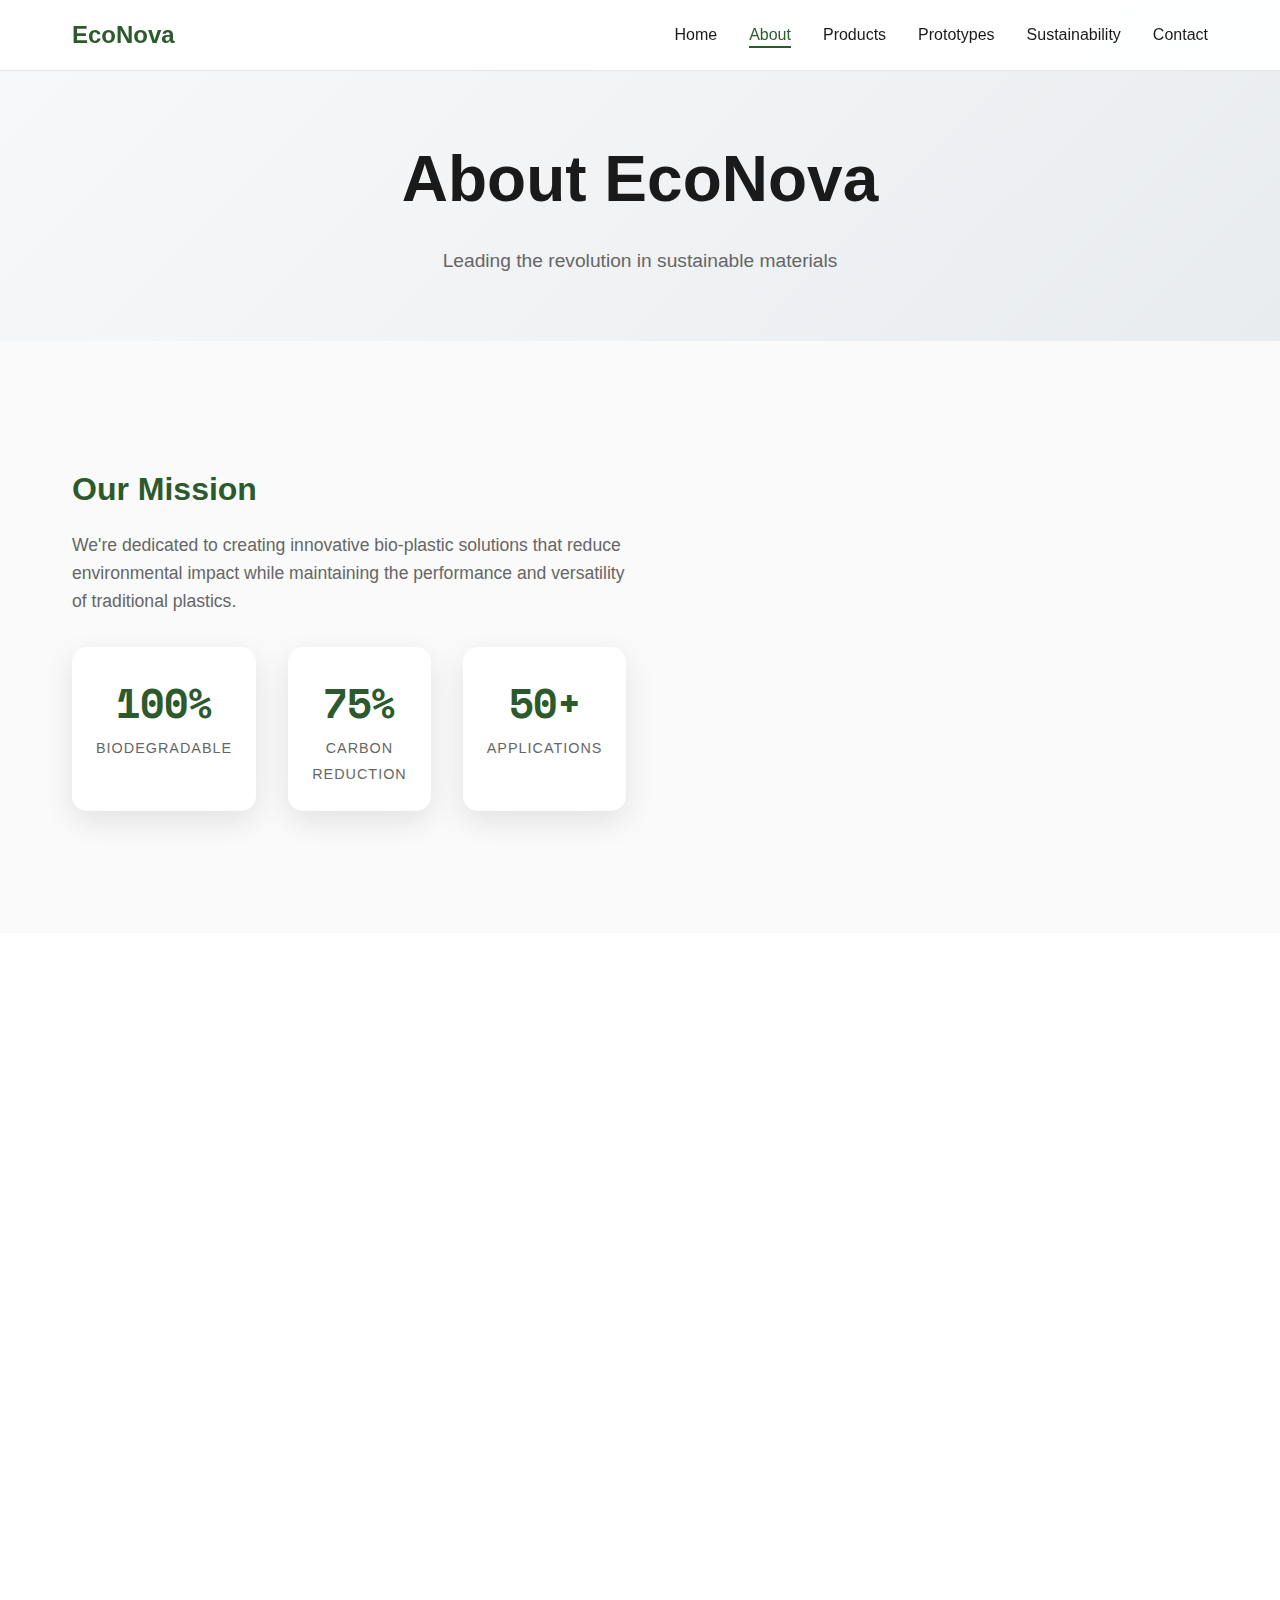
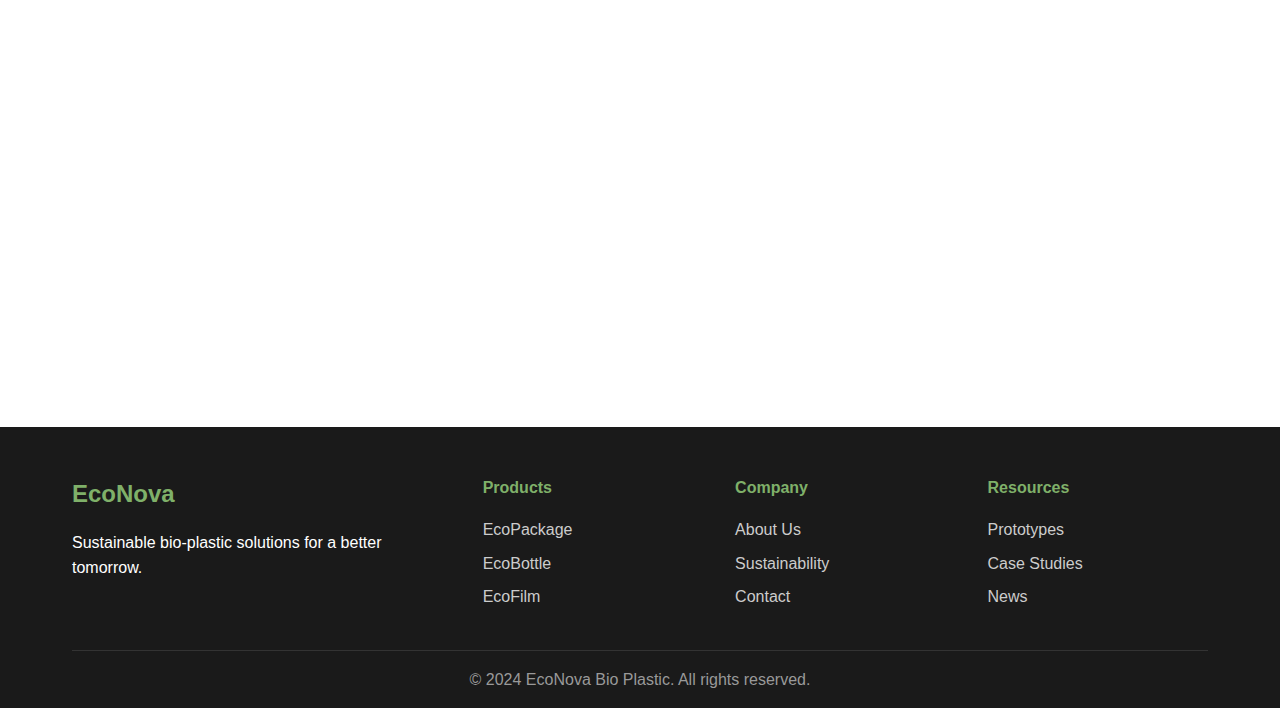
<file: about.html>
<!DOCTYPE html>
<html lang="en">
<head>
    <meta charset="UTF-8">
    <meta name="viewport" content="width=device-width, initial-scale=1.0">
    <title>About - EcoNova Bio Plastic</title>
    <link rel="stylesheet" href="styles.css">
    <link rel="stylesheet" href="navigation.css">
    <link rel="stylesheet" href="hero.css">
    <link rel="stylesheet" href="about.css">
    <link rel="stylesheet" href="footer.css">
    <link rel="stylesheet" href="responsive.css">
    <link href="https://fonts.googleapis.com/css2?family=Space+Mono:wght@400;700&display=swap" rel="stylesheet">
    <script type="importmap">
    {
        "imports": {
            "three": "https://unpkg.com/three@0.158.0/build/three.module.js",
            "three/addons/": "https://unpkg.com/three@0.158.0/examples/jsm/"
        }
    }
    </script>
</head>
<body>
    <nav class="navbar">
        <div class="nav-container">
            <div class="logo">
                <h2>EcoNova</h2>
            </div>
            <ul class="nav-menu">
                <li><a href="index.html" class="nav-link">Home</a></li>
                <li><a href="about.html" class="nav-link active">About</a></li>
                <li><a href="products.html" class="nav-link">Products</a></li>
                <li><a href="prototypes.html" class="nav-link">Prototypes</a></li>
                <li><a href="sustainability.html" class="nav-link">Sustainability</a></li>
                <li><a href="contact.html" class="nav-link">Contact</a></li>
            </ul>
            <div class="hamburger">
                <span></span>
                <span></span>
                <span></span>
            </div>
        </div>
    </nav>

    <section class="page-hero">
        <div class="container">
            <h1>About EcoNova</h1>
            <p>Leading the revolution in sustainable materials</p>
        </div>
    </section>

    <section class="about">
        <div class="container">
            <div class="about-grid">
                <div class="about-text">
                    <h3>Our Mission</h3>
                    <p>We're dedicated to creating innovative bio-plastic solutions that reduce environmental impact while maintaining the performance and versatility of traditional plastics.</p>
                    <div class="stats">
                        <div class="stat">
                            <span class="stat-number">100%</span>
                            <span class="stat-label">Biodegradable</span>
                        </div>
                        <div class="stat">
                            <span class="stat-number">75%</span>
                            <span class="stat-label">Carbon Reduction</span>
                        </div>
                        <div class="stat">
                            <span class="stat-number">50+</span>
                            <span class="stat-label">Applications</span>
                        </div>
                    </div>
                </div>
                <div class="about-visual">
                    <canvas id="about-canvas"></canvas>
                </div>
            </div>
        </div>
    </section>

    <section class="company-story">
        <div class="container">
            <div class="story-content">
                <h2>Our Story</h2>
                <p>Founded in 2020, EcoNova emerged from a simple yet powerful vision: to create plastic alternatives that work in harmony with nature. Our team of scientists and engineers have dedicated themselves to developing bio-based materials that perform like traditional plastics but decompose safely in natural environments.</p>
                
                <div class="timeline">
                    <div class="timeline-item">
                        <div class="timeline-year">2020</div>
                        <div class="timeline-content">
                            <h4>Company Founded</h4>
                            <p>EcoNova was established with initial research into algae-based polymers</p>
                        </div>
                    </div>
                    <div class="timeline-item">
                        <div class="timeline-year">2021</div>
                        <div class="timeline-content">
                            <h4>First Patent</h4>
                            <p>Secured our first patent for biodegradable packaging materials</p>
                        </div>
                    </div>
                    <div class="timeline-item">
                        <div class="timeline-year">2022</div>
                        <div class="timeline-content">
                            <h4>Commercial Launch</h4>
                            <p>Launched EcoPackage for commercial food packaging applications</p>
                        </div>
                    </div>
                    <div class="timeline-item">
                        <div class="timeline-year">2023</div>
                        <div class="timeline-content">
                            <h4>Global Expansion</h4>
                            <p>Expanded operations to serve customers across 15 countries</p>
                        </div>
                    </div>
                </div>
            </div>
        </div>
    </section>

    <footer class="footer">
        <div class="container">
            <div class="footer-content">
                <div class="footer-brand">
                    <h3>EcoNova</h3>
                    <p>Sustainable bio-plastic solutions for a better tomorrow.</p>
                </div>
                <div class="footer-links">
                    <div class="link-group">
                        <h4>Products</h4>
                        <a href="products.html">EcoPackage</a>
                        <a href="products.html">EcoBottle</a>
                        <a href="products.html">EcoFilm</a>
                    </div>
                    <div class="link-group">
                        <h4>Company</h4>
                        <a href="about.html">About Us</a>
                        <a href="sustainability.html">Sustainability</a>
                        <a href="contact.html">Contact</a>
                    </div>
                    <div class="link-group">
                        <h4>Resources</h4>
                        <a href="prototypes.html">Prototypes</a>
                        <a href="#">Case Studies</a>
                        <a href="#">News</a>
                    </div>
                </div>
            </div>
            <div class="footer-bottom">
                <p>&copy; 2024 EcoNova Bio Plastic. All rights reserved.</p>
            </div>
        </div>
    </footer>

    <script src="script.js" type="module"></script>
</body>
</html>
</file>
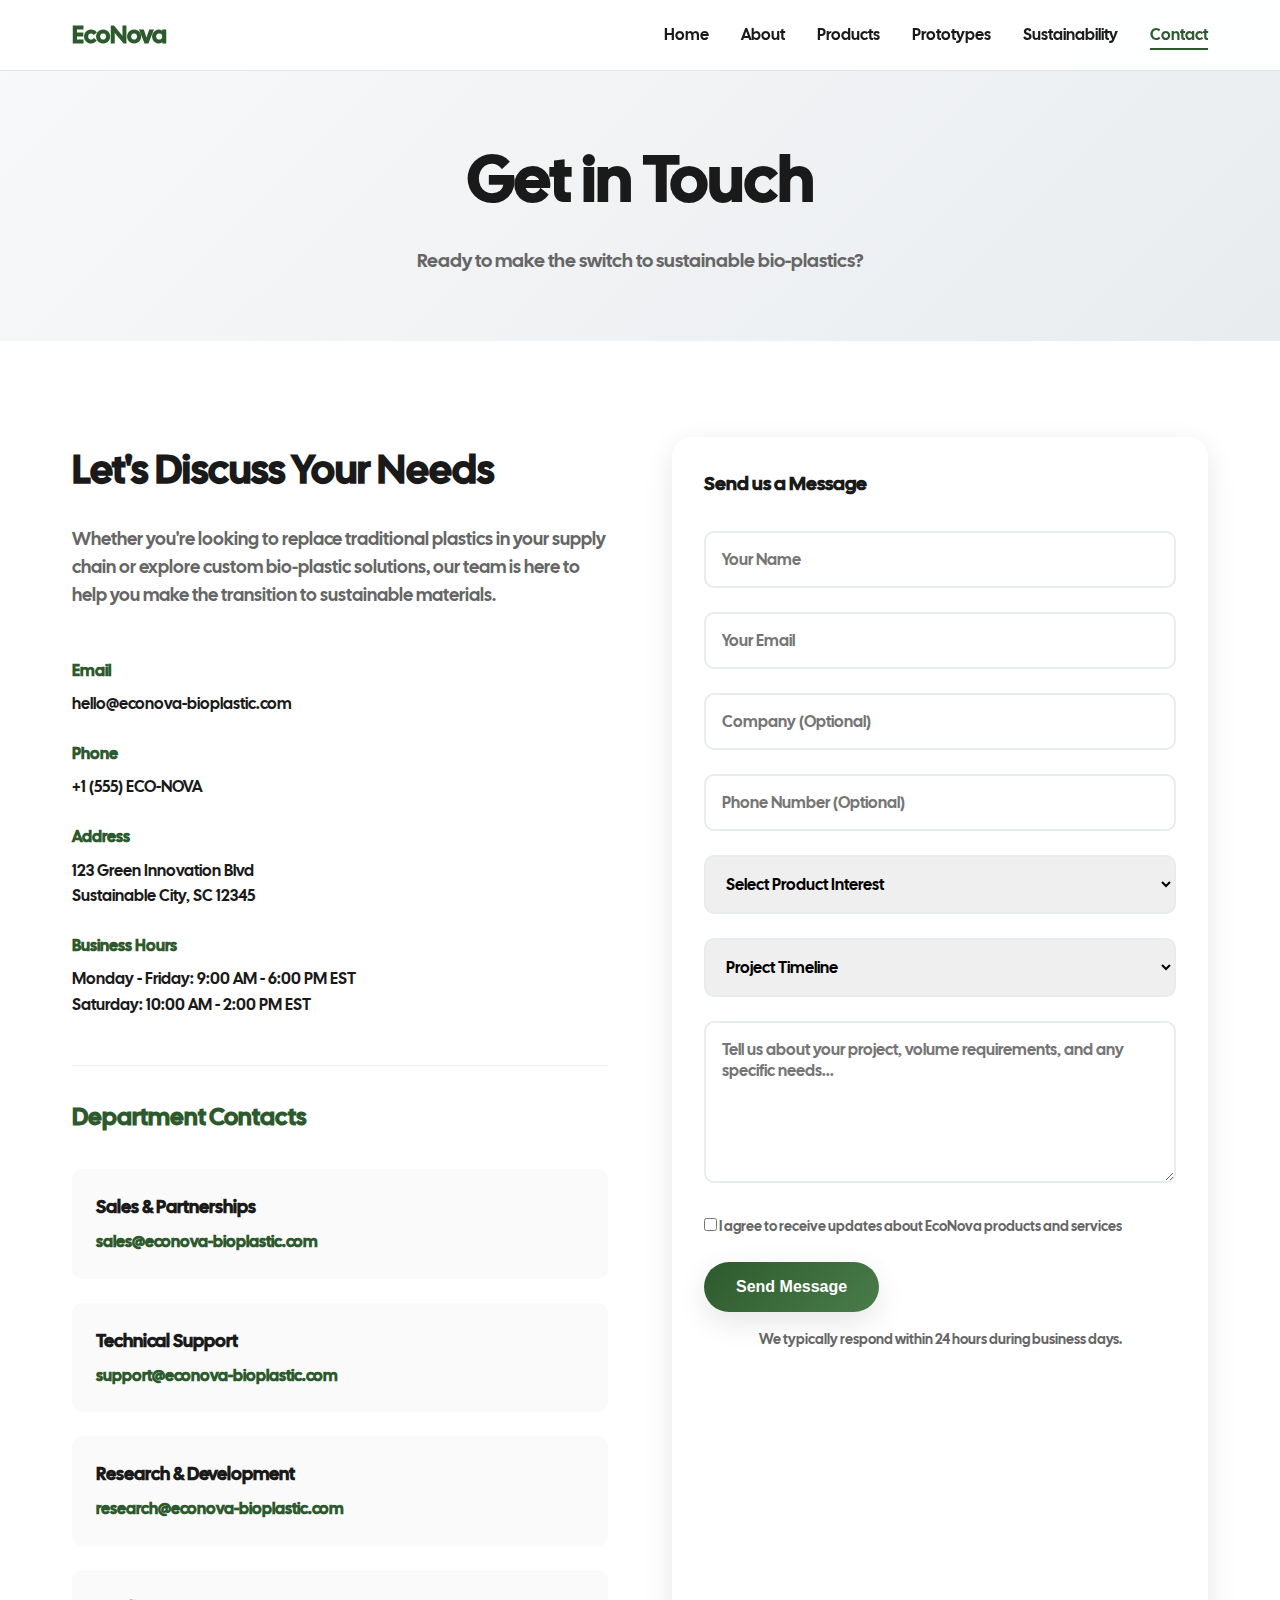
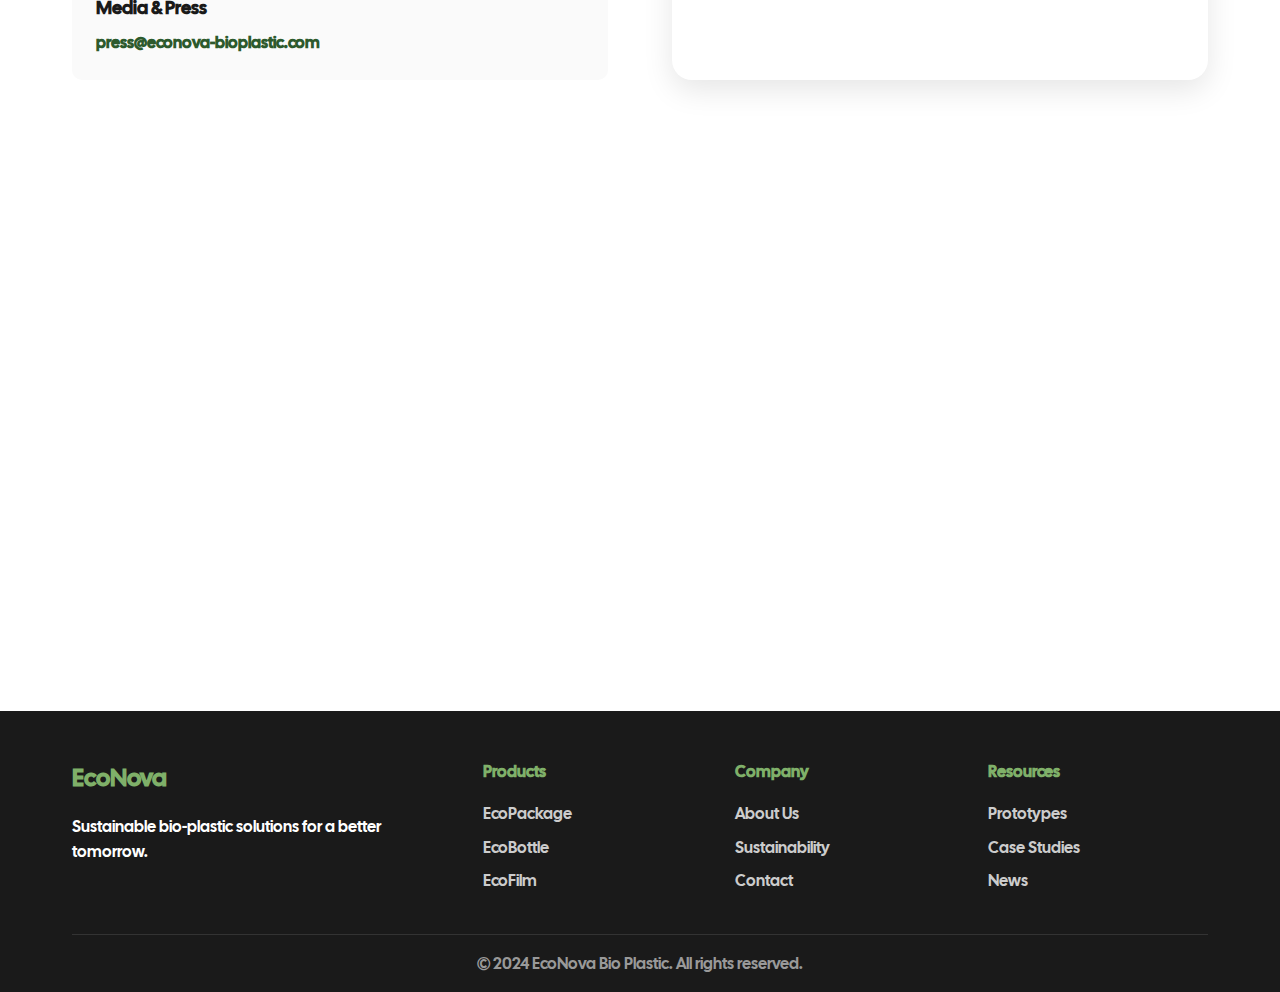
<file: contact.html>
<!DOCTYPE html>
<html lang="en">
<head>
    <meta charset="UTF-8">
    <meta name="viewport" content="width=device-width, initial-scale=1.0">
    <title>Contact - EcoNova Bio Plastic</title>
    <link rel="stylesheet" href="styles.css">
    <link rel="stylesheet" href="navigation.css">
    <link rel="stylesheet" href="hero.css">
    <link rel="stylesheet" href="contact.css">
    <link rel="stylesheet" href="footer.css">
    <link rel="stylesheet" href="responsive.css">
    <link href="https://fonts.googleapis.com/css2?family=Space+Mono:wght@400;700&family=Cal+Sans:wght@400;600&display=swap" rel="stylesheet">
</head>
<body>
    <nav class="navbar">
        <div class="nav-container">
            <div class="logo">
                <h2>EcoNova</h2>
            </div>
            <ul class="nav-menu">
                <li><a href="index.html" class="nav-link">Home</a></li>
                <li><a href="about.html" class="nav-link">About</a></li>
                <li><a href="products.html" class="nav-link">Products</a></li>
                <li><a href="prototypes.html" class="nav-link">Prototypes</a></li>
                <li><a href="sustainability.html" class="nav-link">Sustainability</a></li>
                <li><a href="contact.html" class="nav-link active">Contact</a></li>
            </ul>
            <div class="hamburger">
                <span></span>
                <span></span>
                <span></span>
            </div>
        </div>
    </nav>

    <section class="page-hero">
        <div class="container">
            <h1>Get in Touch</h1>
            <p>Ready to make the switch to sustainable bio-plastics?</p>
        </div>
    </section>

    <section class="contact">
        <div class="container">
            <div class="contact-content">
                <div class="contact-info">
                    <h2>Let's Discuss Your Needs</h2>
                    <p>Whether you're looking to replace traditional plastics in your supply chain or explore custom bio-plastic solutions, our team is here to help you make the transition to sustainable materials.</p>
                    <div class="contact-details">
                        <div class="contact-item">
                            <strong>Email</strong>
                            <span>hello@econova-bioplastic.com</span>
                        </div>
                        <div class="contact-item">
                            <strong>Phone</strong>
                            <span>+1 (555) ECO-NOVA</span>
                        </div>
                        <div class="contact-item">
                            <strong>Address</strong>
                            <span>123 Green Innovation Blvd<br>Sustainable City, SC 12345</span>
                        </div>
                        <div class="contact-item">
                            <strong>Business Hours</strong>
                            <span>Monday - Friday: 9:00 AM - 6:00 PM EST<br>Saturday: 10:00 AM - 2:00 PM EST</span>
                        </div>
                    </div>

                    <div class="contact-departments">
                        <h3>Department Contacts</h3>
                        <div class="dept-list">
                            <div class="dept-item">
                                <h4>Sales & Partnerships</h4>
                                <p>sales@econova-bioplastic.com</p>
                            </div>
                            <div class="dept-item">
                                <h4>Technical Support</h4>
                                <p>support@econova-bioplastic.com</p>
                            </div>
                            <div class="dept-item">
                                <h4>Research & Development</h4>
                                <p>research@econova-bioplastic.com</p>
                            </div>
                            <div class="dept-item">
                                <h4>Media & Press</h4>
                                <p>press@econova-bioplastic.com</p>
                            </div>
                        </div>
                    </div>
                </div>
                <form class="contact-form">
                    <h3>Send us a Message</h3>
                    <div class="form-group">
                        <input type="text" placeholder="Your Name" required>
                    </div>
                    <div class="form-group">
                        <input type="email" placeholder="Your Email" required>
                    </div>
                    <div class="form-group">
                        <input type="text" placeholder="Company (Optional)">
                    </div>
                    <div class="form-group">
                        <input type="tel" placeholder="Phone Number (Optional)">
                    </div>
                    <div class="form-group">
                        <select>
                            <option>Select Product Interest</option>
                            <option>EcoPackage</option>
                            <option>EcoBottle</option>
                            <option>EcoFilm</option>
                            <option>Custom Solution</option>
                            <option>Prototype Partnership</option>
                            <option>General Inquiry</option>
                        </select>
                    </div>
                    <div class="form-group">
                        <select>
                            <option>Project Timeline</option>
                            <option>Immediate (1-3 months)</option>
                            <option>Short-term (3-6 months)</option>
                            <option>Medium-term (6-12 months)</option>
                            <option>Long-term (12+ months)</option>
                            <option>Research phase</option>
                        </select>
                    </div>
                    <div class="form-group">
                        <textarea placeholder="Tell us about your project, volume requirements, and any specific needs..." rows="6" required></textarea>
                    </div>
                    <div class="form-group checkbox-group">
                        <label>
                            <input type="checkbox" required>
                            I agree to receive updates about EcoNova products and services
                        </label>
                    </div>
                    <button type="submit" class="btn-primary">Send Message</button>
                    <p class="form-note">We typically respond within 24 hours during business days.</p>
                </form>
            </div>
        </div>
    </section>

    <section class="contact-map">
        <div class="container">
            <h2>Visit Our Facilities</h2>
            <div class="facilities-grid">
                <div class="facility-card">
                    <h3>Headquarters & R&D Center</h3>
                    <p>123 Green Innovation Blvd<br>Sustainable City, SC 12345</p>
                    <div class="facility-features">
                        <span>Research Labs</span>
                        <span>Pilot Production</span>
                        <span>Testing Facilities</span>
                    </div>
                </div>
                <div class="facility-card">
                    <h3>Production Facility</h3>
                    <p>456 Manufacturing Way<br>Industrial Park, IP 67890</p>
                    <div class="facility-features">
                        <span>Large Scale Production</span>
                        <span>Quality Control</span>
                        <span>Distribution Center</span>
                    </div>
                </div>
            </div>
        </div>
    </section>

    <footer class="footer">
        <div class="container">
            <div class="footer-content">
                <div class="footer-brand">
                    <h3>EcoNova</h3>
                    <p>Sustainable bio-plastic solutions for a better tomorrow.</p>
                </div>
                <div class="footer-links">
                    <div class="link-group">
                        <h4>Products</h4>
                        <a href="products.html">EcoPackage</a>
                        <a href="products.html">EcoBottle</a>
                        <a href="products.html">EcoFilm</a>
                    </div>
                    <div class="link-group">
                        <h4>Company</h4>
                        <a href="about.html">About Us</a>
                        <a href="sustainability.html">Sustainability</a>
                        <a href="contact.html">Contact</a>
                    </div>
                    <div class="link-group">
                        <h4>Resources</h4>
                        <a href="prototypes.html">Prototypes</a>
                        <a href="#">Case Studies</a>
                        <a href="#">News</a>
                    </div>
                </div>
            </div>
            <div class="footer-bottom">
                <p>&copy; 2024 EcoNova Bio Plastic. All rights reserved.</p>
            </div>
        </div>
    </footer>

    <script src="script.js" type="module"></script>
</body>
</html>
</file>
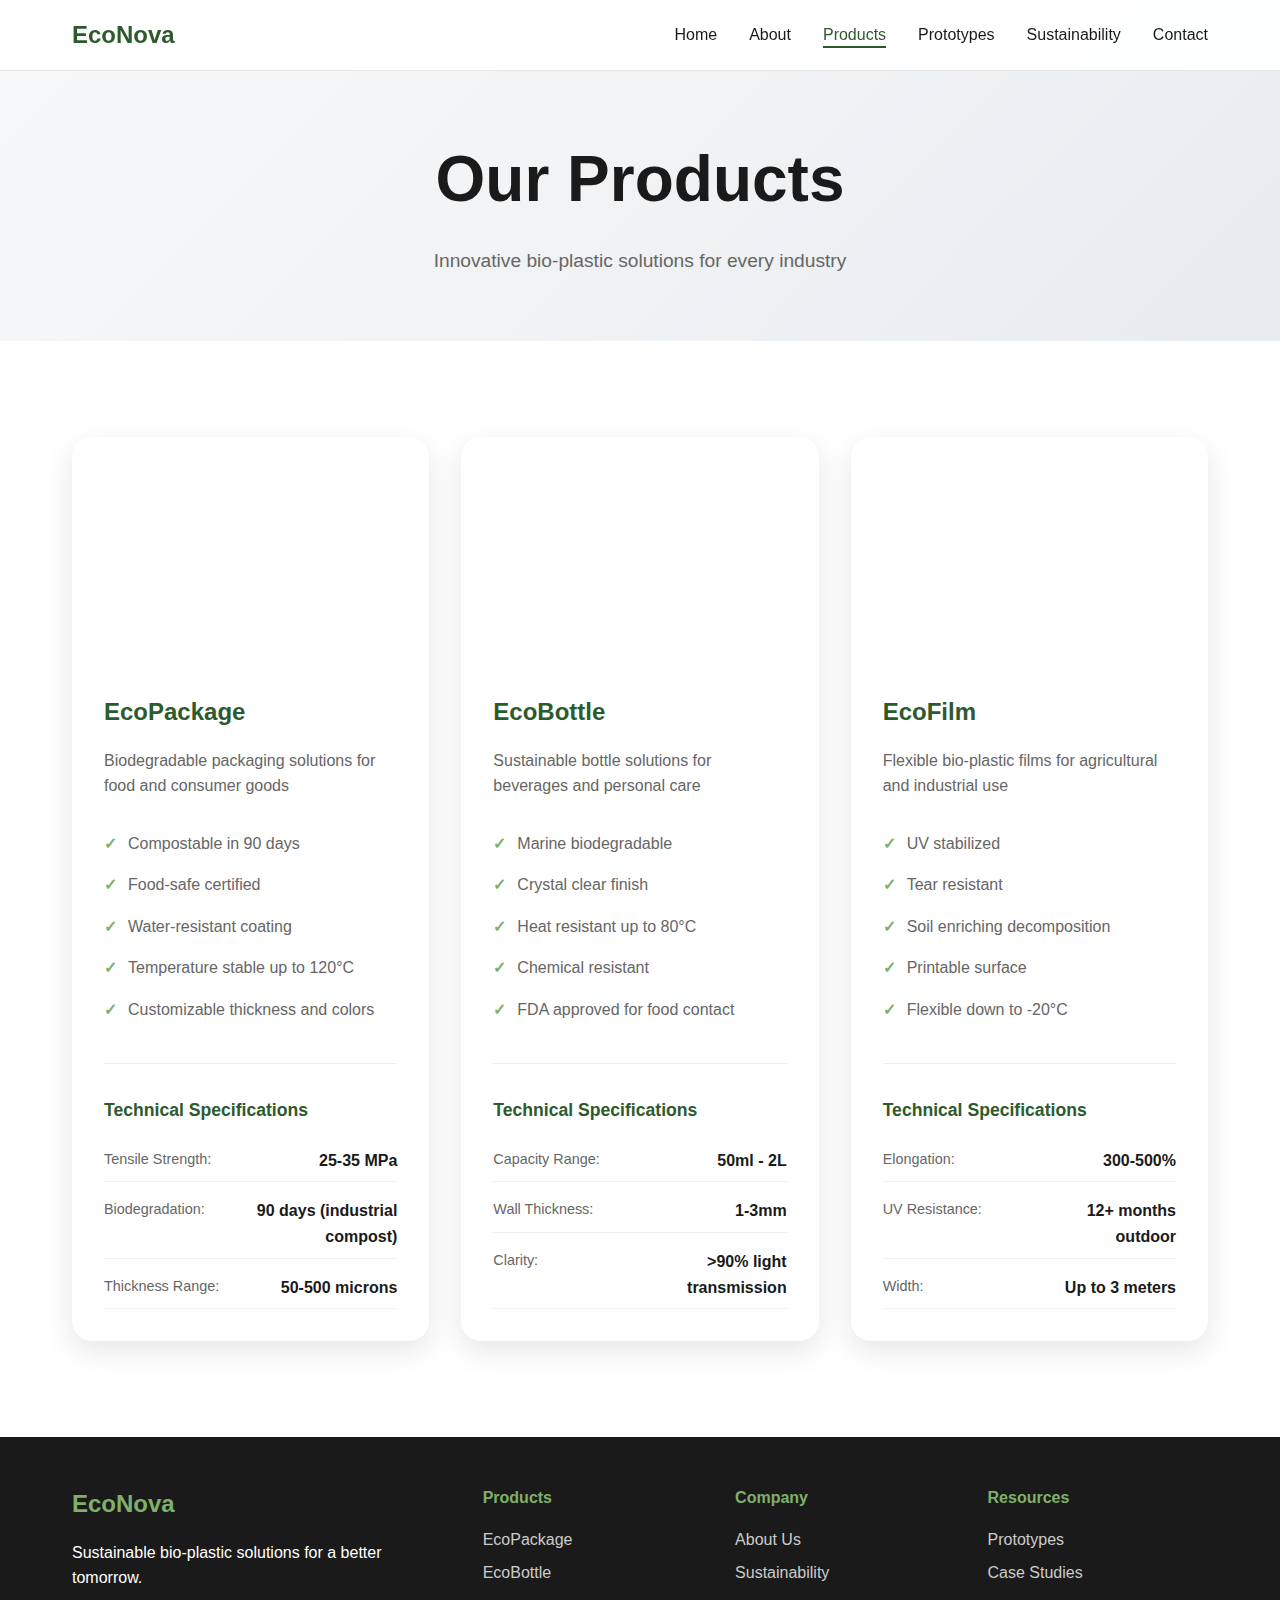
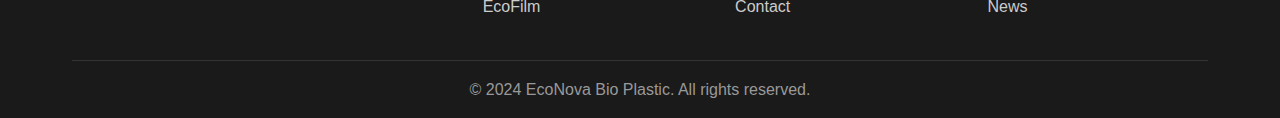
<file: products.html>
<!DOCTYPE html>
<html lang="en">
<head>
    <meta charset="UTF-8">
    <meta name="viewport" content="width=device-width, initial-scale=1.0">
    <title>Products - EcoNova Bio Plastic</title>
    <link rel="stylesheet" href="styles.css">
    <link rel="stylesheet" href="navigation.css">
    <link rel="stylesheet" href="hero.css">
    <link rel="stylesheet" href="products.css">
    <link rel="stylesheet" href="footer.css">
    <link rel="stylesheet" href="responsive.css">
    <link href="https://fonts.googleapis.com/css2?family=Space+Mono:wght@400;700&display=swap" rel="stylesheet">
    <script type="importmap">
    {
        "imports": {
            "three": "https://unpkg.com/three@0.158.0/build/three.module.js",
            "three/addons/": "https://unpkg.com/three@0.158.0/examples/jsm/"
        }
    }
    </script>
</head>
<body>
    <nav class="navbar">
        <div class="nav-container">
            <div class="logo">
                <h2>EcoNova</h2>
            </div>
            <ul class="nav-menu">
                <li><a href="index.html" class="nav-link">Home</a></li>
                <li><a href="about.html" class="nav-link">About</a></li>
                <li><a href="products.html" class="nav-link active">Products</a></li>
                <li><a href="prototypes.html" class="nav-link">Prototypes</a></li>
                <li><a href="sustainability.html" class="nav-link">Sustainability</a></li>
                <li><a href="contact.html" class="nav-link">Contact</a></li>
            </ul>
            <div class="hamburger">
                <span></span>
                <span></span>
                <span></span>
            </div>
        </div>
    </nav>

    <section class="page-hero">
        <div class="container">
            <h1>Our Products</h1>
            <p>Innovative bio-plastic solutions for every industry</p>
        </div>
    </section>

    <section class="products">
        <div class="container">
            <div class="products-grid">
                <div class="product-card">
                    <div class="product-3d">
                        <canvas class="product-canvas" data-product="packaging"></canvas>
                    </div>
                    <h3>EcoPackage</h3>
                    <p>Biodegradable packaging solutions for food and consumer goods</p>
                    <ul>
                        <li>Compostable in 90 days</li>
                        <li>Food-safe certified</li>
                        <li>Water-resistant coating</li>
                        <li>Temperature stable up to 120°C</li>
                        <li>Customizable thickness and colors</li>
                    </ul>
                    <div class="product-specs">
                        <h4>Technical Specifications</h4>
                        <div class="spec-grid">
                            <div class="spec-item">
                                <span class="spec-label">Tensile Strength:</span>
                                <span class="spec-value">25-35 MPa</span>
                            </div>
                            <div class="spec-item">
                                <span class="spec-label">Biodegradation:</span>
                                <span class="spec-value">90 days (industrial compost)</span>
                            </div>
                            <div class="spec-item">
                                <span class="spec-label">Thickness Range:</span>
                                <span class="spec-value">50-500 microns</span>
                            </div>
                        </div>
                    </div>
                </div>
                <div class="product-card">
                    <div class="product-3d">
                        <canvas class="product-canvas" data-product="bottles"></canvas>
                    </div>
                    <h3>EcoBottle</h3>
                    <p>Sustainable bottle solutions for beverages and personal care</p>
                    <ul>
                        <li>Marine biodegradable</li>
                        <li>Crystal clear finish</li>
                        <li>Heat resistant up to 80°C</li>
                        <li>Chemical resistant</li>
                        <li>FDA approved for food contact</li>
                    </ul>
                    <div class="product-specs">
                        <h4>Technical Specifications</h4>
                        <div class="spec-grid">
                            <div class="spec-item">
                                <span class="spec-label">Capacity Range:</span>
                                <span class="spec-value">50ml - 2L</span>
                            </div>
                            <div class="spec-item">
                                <span class="spec-label">Wall Thickness:</span>
                                <span class="spec-value">1-3mm</span>
                            </div>
                            <div class="spec-item">
                                <span class="spec-label">Clarity:</span>
                                <span class="spec-value">>90% light transmission</span>
                            </div>
                        </div>
                    </div>
                </div>
                <div class="product-card">
                    <div class="product-3d">
                        <canvas class="product-canvas" data-product="films"></canvas>
                    </div>
                    <h3>EcoFilm</h3>
                    <p>Flexible bio-plastic films for agricultural and industrial use</p>
                    <ul>
                        <li>UV stabilized</li>
                        <li>Tear resistant</li>
                        <li>Soil enriching decomposition</li>
                        <li>Printable surface</li>
                        <li>Flexible down to -20°C</li>
                    </ul>
                    <div class="product-specs">
                        <h4>Technical Specifications</h4>
                        <div class="spec-grid">
                            <div class="spec-item">
                                <span class="spec-label">Elongation:</span>
                                <span class="spec-value">300-500%</span>
                            </div>
                            <div class="spec-item">
                                <span class="spec-label">UV Resistance:</span>
                                <span class="spec-value">12+ months outdoor</span>
                            </div>
                            <div class="spec-item">
                                <span class="spec-label">Width:</span>
                                <span class="spec-value">Up to 3 meters</span>
                            </div>
                        </div>
                    </div>
                </div>
            </div>
        </div>
    </section>

    <footer class="footer">
        <div class="container">
            <div class="footer-content">
                <div class="footer-brand">
                    <h3>EcoNova</h3>
                    <p>Sustainable bio-plastic solutions for a better tomorrow.</p>
                </div>
                <div class="footer-links">
                    <div class="link-group">
                        <h4>Products</h4>
                        <a href="products.html">EcoPackage</a>
                        <a href="products.html">EcoBottle</a>
                        <a href="products.html">EcoFilm</a>
                    </div>
                    <div class="link-group">
                        <h4>Company</h4>
                        <a href="about.html">About Us</a>
                        <a href="sustainability.html">Sustainability</a>
                        <a href="contact.html">Contact</a>
                    </div>
                    <div class="link-group">
                        <h4>Resources</h4>
                        <a href="prototypes.html">Prototypes</a>
                        <a href="#">Case Studies</a>
                        <a href="#">News</a>
                    </div>
                </div>
            </div>
            <div class="footer-bottom">
                <p>&copy; 2024 EcoNova Bio Plastic. All rights reserved.</p>
            </div>
        </div>
    </footer>

    <script src="script.js" type="module"></script>
</body>
</html>
</file>
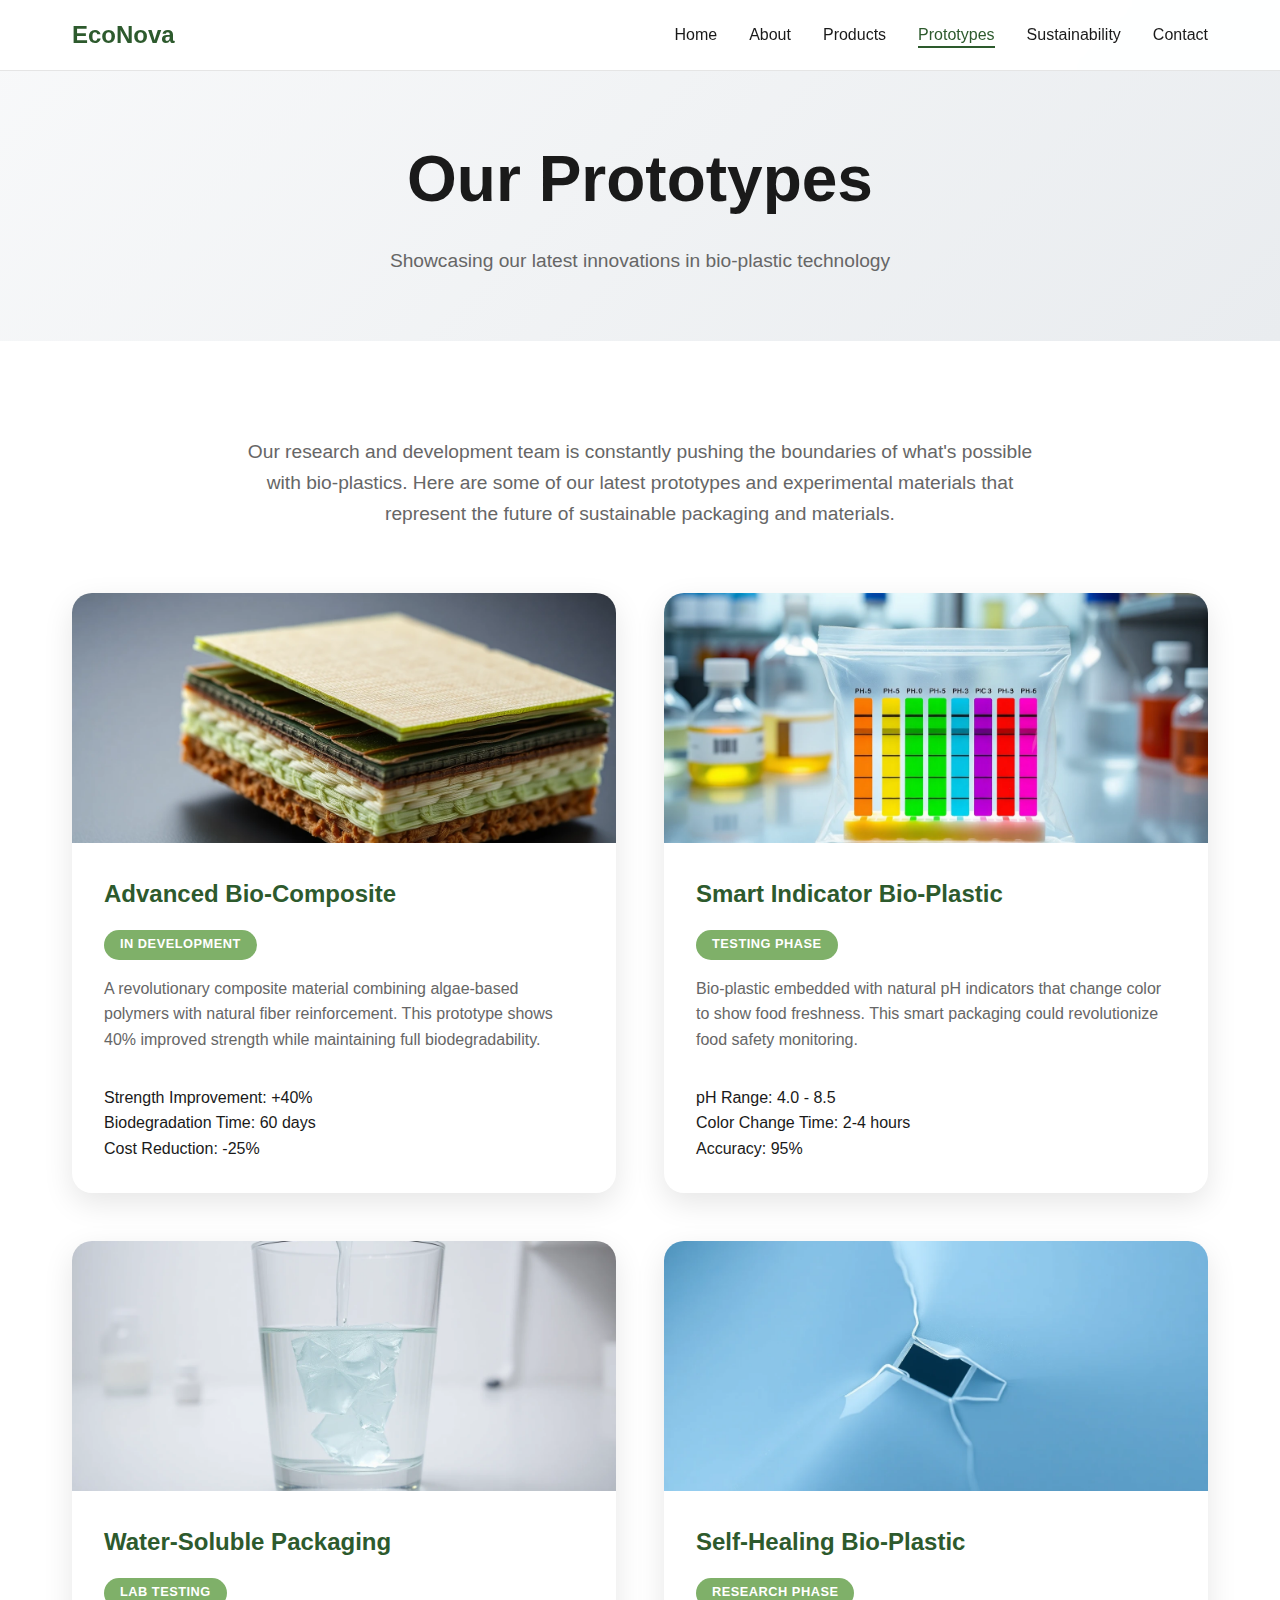
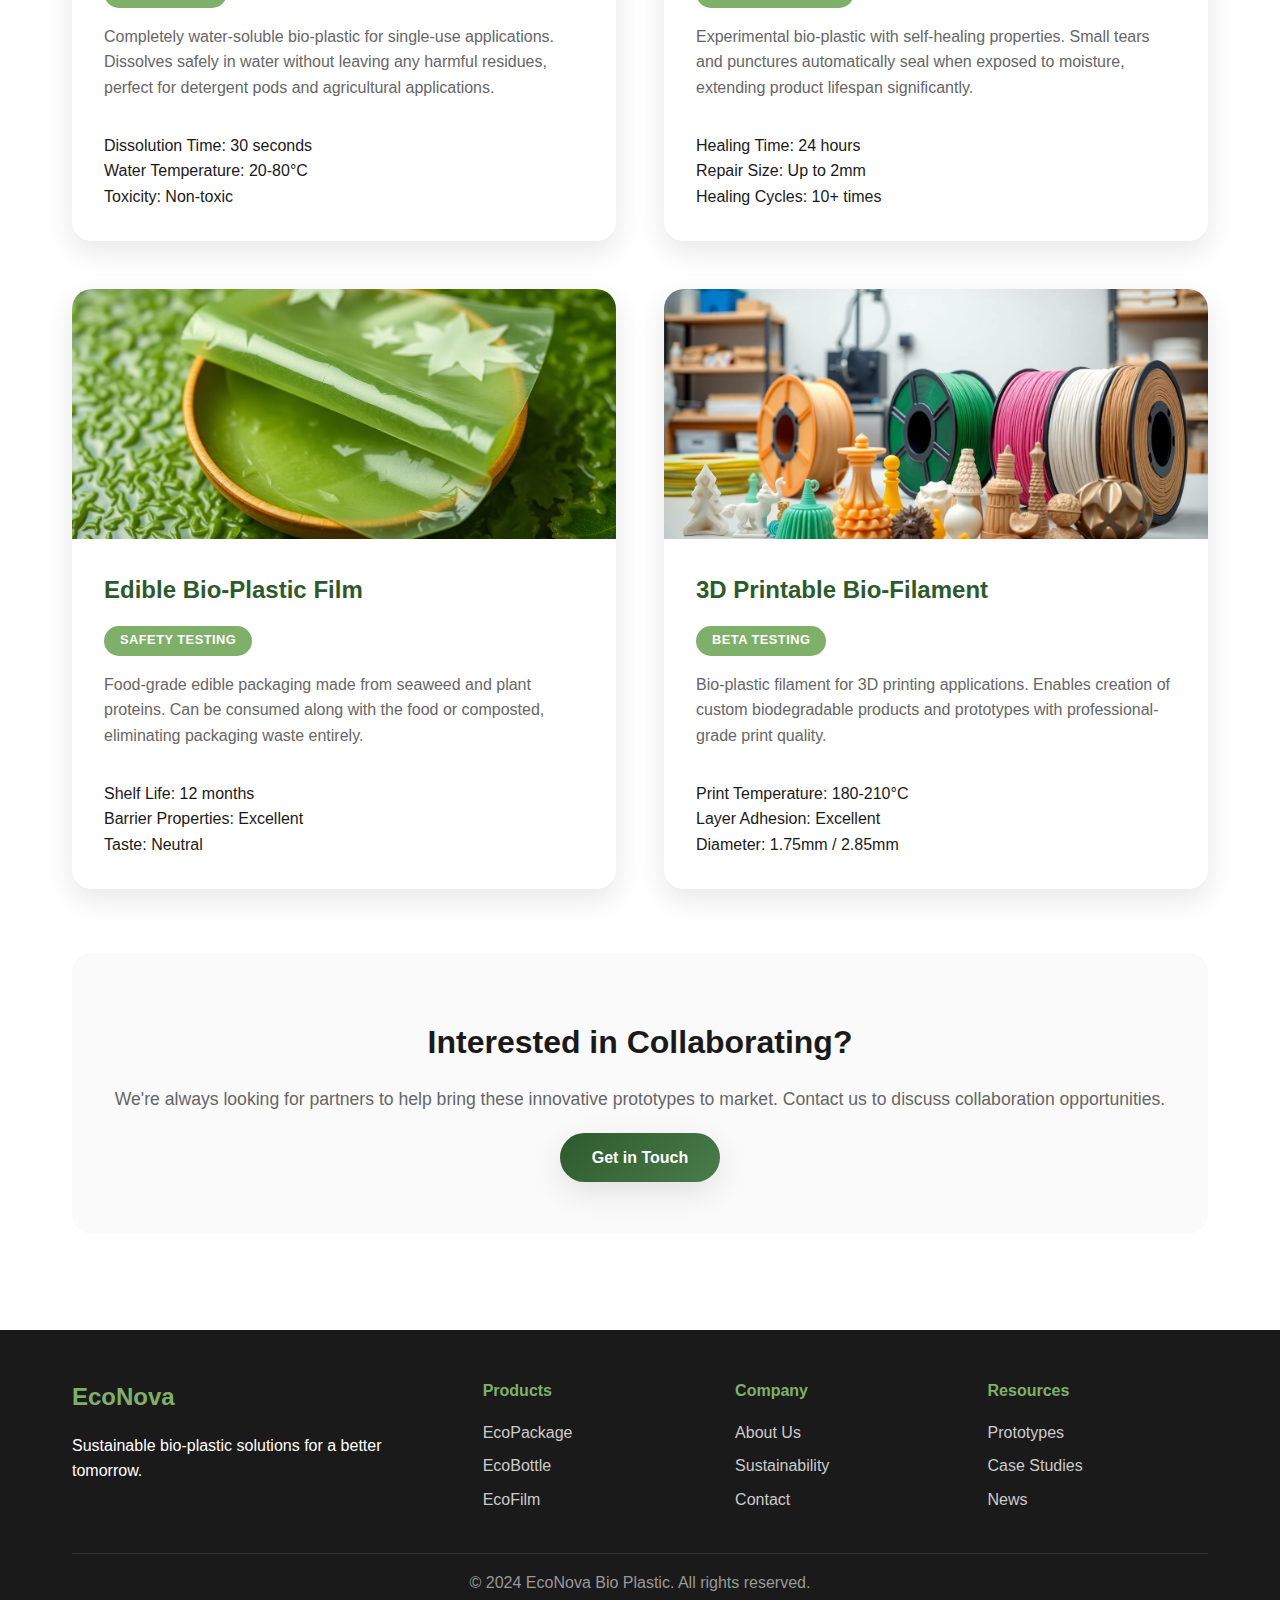
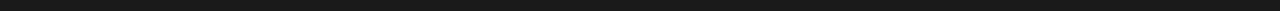
<file: prototypes.html>
<!DOCTYPE html>
<html lang="en">
<head>
    <meta charset="UTF-8">
    <meta name="viewport" content="width=device-width, initial-scale=1.0">
    <title>Prototypes - EcoNova Bio Plastic</title>
    <link rel="stylesheet" href="styles.css">
    <link rel="stylesheet" href="navigation.css">
    <link rel="stylesheet" href="hero.css">
    <link rel="stylesheet" href="prototypes.css">
    <link rel="stylesheet" href="footer.css">
    <link rel="stylesheet" href="responsive.css">
    <link href="https://fonts.googleapis.com/css2?family=Space+Mono:wght@400;700&display=swap" rel="stylesheet">
    <script type="importmap">
    {
        "imports": {
            "three": "https://unpkg.com/three@0.158.0/build/three.module.js",
            "three/addons/": "https://unpkg.com/three@0.158.0/examples/jsm/"
        }
    }
    </script>
</head>
<body>
    <nav class="navbar">
        <div class="nav-container">
            <div class="logo">
                <h2>EcoNova</h2>
            </div>
            <ul class="nav-menu">
                <li><a href="index.html" class="nav-link">Home</a></li>
                <li><a href="about.html" class="nav-link">About</a></li>
                <li><a href="products.html" class="nav-link">Products</a></li>
                <li><a href="prototypes.html" class="nav-link active">Prototypes</a></li>
                <li><a href="sustainability.html" class="nav-link">Sustainability</a></li>
                <li><a href="contact.html" class="nav-link">Contact</a></li>
            </ul>
            <div class="hamburger">
                <span></span>
                <span></span>
                <span></span>
            </div>
        </div>
    </nav>

    <section class="page-hero">
        <div class="container">
            <h1>Our Prototypes</h1>
            <p>Showcasing our latest innovations in bio-plastic technology</p>
        </div>
    </section>

    <section class="prototypes">
        <div class="container">
            <div class="prototypes-intro">
                <p>Our research and development team is constantly pushing the boundaries of what's possible with bio-plastics. Here are some of our latest prototypes and experimental materials that represent the future of sustainable packaging and materials.</p>
            </div>

            <div class="prototypes-grid">
                <div class="prototype-card">
                    <div class="prototype-image">
                        <img src="prototype1.png" alt="Advanced Bio-Composite Material">
                    </div>
                    <div class="prototype-content">
                        <h3>Advanced Bio-Composite</h3>
                        <div class="prototype-status">In Development</div>
                        <p>A revolutionary composite material combining algae-based polymers with natural fiber reinforcement. This prototype shows 40% improved strength while maintaining full biodegradability.</p>
                        <div class="prototype-specs">
                            <div class="spec-item">
                                <span class="spec-label">Strength Improvement:</span>
                                <span class="spec-value">+40%</span>
                            </div>
                            <div class="spec-item">
                                <span class="spec-label">Biodegradation Time:</span>
                                <span class="spec-value">60 days</span>
                            </div>
                            <div class="spec-item">
                                <span class="spec-label">Cost Reduction:</span>
                                <span class="spec-value">-25%</span>
                            </div>
                        </div>
                    </div>
                </div>

                <div class="prototype-card">
                    <div class="prototype-image">
                        <img src="prototype2.png" alt="Smart Bio-Plastic with Color Indicators">
                    </div>
                    <div class="prototype-content">
                        <h3>Smart Indicator Bio-Plastic</h3>
                        <div class="prototype-status">Testing Phase</div>
                        <p>Bio-plastic embedded with natural pH indicators that change color to show food freshness. This smart packaging could revolutionize food safety monitoring.</p>
                        <div class="prototype-specs">
                            <div class="spec-item">
                                <span class="spec-label">pH Range:</span>
                                <span class="spec-value">4.0 - 8.5</span>
                            </div>
                            <div class="spec-item">
                                <span class="spec-label">Color Change Time:</span>
                                <span class="spec-value">2-4 hours</span>
                            </div>
                            <div class="spec-item">
                                <span class="spec-label">Accuracy:</span>
                                <span class="spec-value">95%</span>
                            </div>
                        </div>
                    </div>
                </div>

                <div class="prototype-card">
                    <div class="prototype-image">
                        <img src="prototype3.png" alt="Water-Soluble Bio-Plastic Packaging">
                    </div>
                    <div class="prototype-content">
                        <h3>Water-Soluble Packaging</h3>
                        <div class="prototype-status">Lab Testing</div>
                        <p>Completely water-soluble bio-plastic for single-use applications. Dissolves safely in water without leaving any harmful residues, perfect for detergent pods and agricultural applications.</p>
                        <div class="prototype-specs">
                            <div class="spec-item">
                                <span class="spec-label">Dissolution Time:</span>
                                <span class="spec-value">30 seconds</span>
                            </div>
                            <div class="spec-item">
                                <span class="spec-label">Water Temperature:</span>
                                <span class="spec-value">20-80°C</span>
                            </div>
                            <div class="spec-item">
                                <span class="spec-label">Toxicity:</span>
                                <span class="spec-value">Non-toxic</span>
                            </div>
                        </div>
                    </div>
                </div>

                <div class="prototype-card">
                    <div class="prototype-image">
                        <img src="prototype4.png" alt="Self-Healing Bio-Plastic Material">
                    </div>
                    <div class="prototype-content">
                        <h3>Self-Healing Bio-Plastic</h3>
                        <div class="prototype-status">Research Phase</div>
                        <p>Experimental bio-plastic with self-healing properties. Small tears and punctures automatically seal when exposed to moisture, extending product lifespan significantly.</p>
                        <div class="prototype-specs">
                            <div class="spec-item">
                                <span class="spec-label">Healing Time:</span>
                                <span class="spec-value">24 hours</span>
                            </div>
                            <div class="spec-item">
                                <span class="spec-label">Repair Size:</span>
                                <span class="spec-value">Up to 2mm</span>
                            </div>
                            <div class="spec-item">
                                <span class="spec-label">Healing Cycles:</span>
                                <span class="spec-value">10+ times</span>
                            </div>
                        </div>
                    </div>
                </div>

                <div class="prototype-card">
                    <div class="prototype-image">
                        <img src="prototype5.png" alt="Edible Bio-Plastic Film">
                    </div>
                    <div class="prototype-content">
                        <h3>Edible Bio-Plastic Film</h3>
                        <div class="prototype-status">Safety Testing</div>
                        <p>Food-grade edible packaging made from seaweed and plant proteins. Can be consumed along with the food or composted, eliminating packaging waste entirely.</p>
                        <div class="prototype-specs">
                            <div class="spec-item">
                                <span class="spec-label">Shelf Life:</span>
                                <span class="spec-value">12 months</span>
                            </div>
                            <div class="spec-item">
                                <span class="spec-label">Barrier Properties:</span>
                                <span class="spec-value">Excellent</span>
                            </div>
                            <div class="spec-item">
                                <span class="spec-label">Taste:</span>
                                <span class="spec-value">Neutral</span>
                            </div>
                        </div>
                    </div>
                </div>

                <div class="prototype-card">
                    <div class="prototype-image">
                        <img src="prototype6.png" alt="3D Printable Bio-Plastic Filament">
                    </div>
                    <div class="prototype-content">
                        <h3>3D Printable Bio-Filament</h3>
                        <div class="prototype-status">Beta Testing</div>
                        <p>Bio-plastic filament for 3D printing applications. Enables creation of custom biodegradable products and prototypes with professional-grade print quality.</p>
                        <div class="prototype-specs">
                            <div class="spec-item">
                                <span class="spec-label">Print Temperature:</span>
                                <span class="spec-value">180-210°C</span>
                            </div>
                            <div class="spec-item">
                                <span class="spec-label">Layer Adhesion:</span>
                                <span class="spec-value">Excellent</span>
                            </div>
                            <div class="spec-item">
                                <span class="spec-label">Diameter:</span>
                                <span class="spec-value">1.75mm / 2.85mm</span>
                            </div>
                        </div>
                    </div>
                </div>
            </div>

            <div class="prototype-cta">
                <h2>Interested in Collaborating?</h2>
                <p>We're always looking for partners to help bring these innovative prototypes to market. Contact us to discuss collaboration opportunities.</p>
                <a href="contact.html" class="btn-primary">Get in Touch</a>
            </div>
        </div>
    </section>

    <footer class="footer">
        <div class="container">
            <div class="footer-content">
                <div class="footer-brand">
                    <h3>EcoNova</h3>
                    <p>Sustainable bio-plastic solutions for a better tomorrow.</p>
                </div>
                <div class="footer-links">
                    <div class="link-group">
                        <h4>Products</h4>
                        <a href="products.html">EcoPackage</a>
                        <a href="products.html">EcoBottle</a>
                        <a href="products.html">EcoFilm</a>
                    </div>
                    <div class="link-group">
                        <h4>Company</h4>
                        <a href="about.html">About Us</a>
                        <a href="sustainability.html">Sustainability</a>
                        <a href="contact.html">Contact</a>
                    </div>
                    <div class="link-group">
                        <h4>Resources</h4>
                        <a href="prototypes.html">Prototypes</a>
                        <a href="#">Case Studies</a>
                        <a href="#">News</a>
                    </div>
                </div>
            </div>
            <div class="footer-bottom">
                <p>&copy; 2024 EcoNova Bio Plastic. All rights reserved.</p>
            </div>
        </div>
    </footer>

    <script src="script.js" type="module"></script>
</body>
</html>
</file>
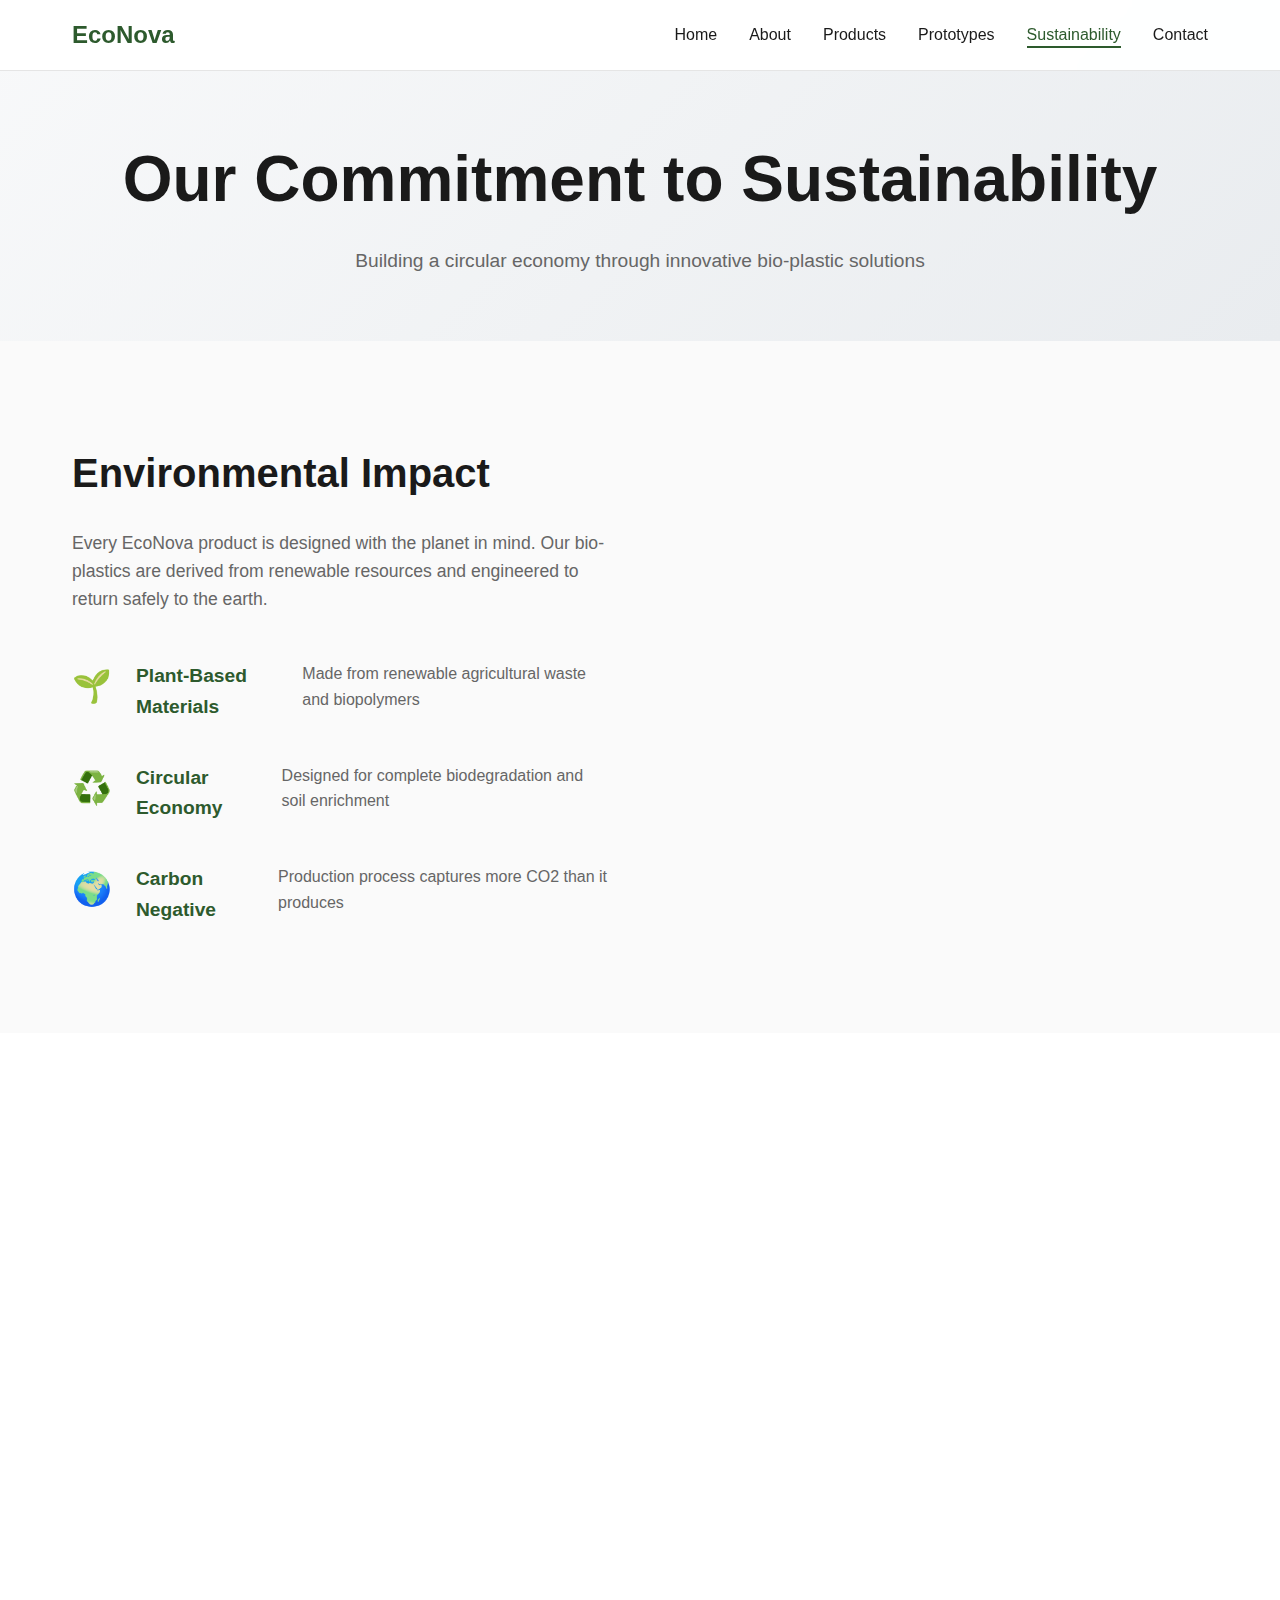
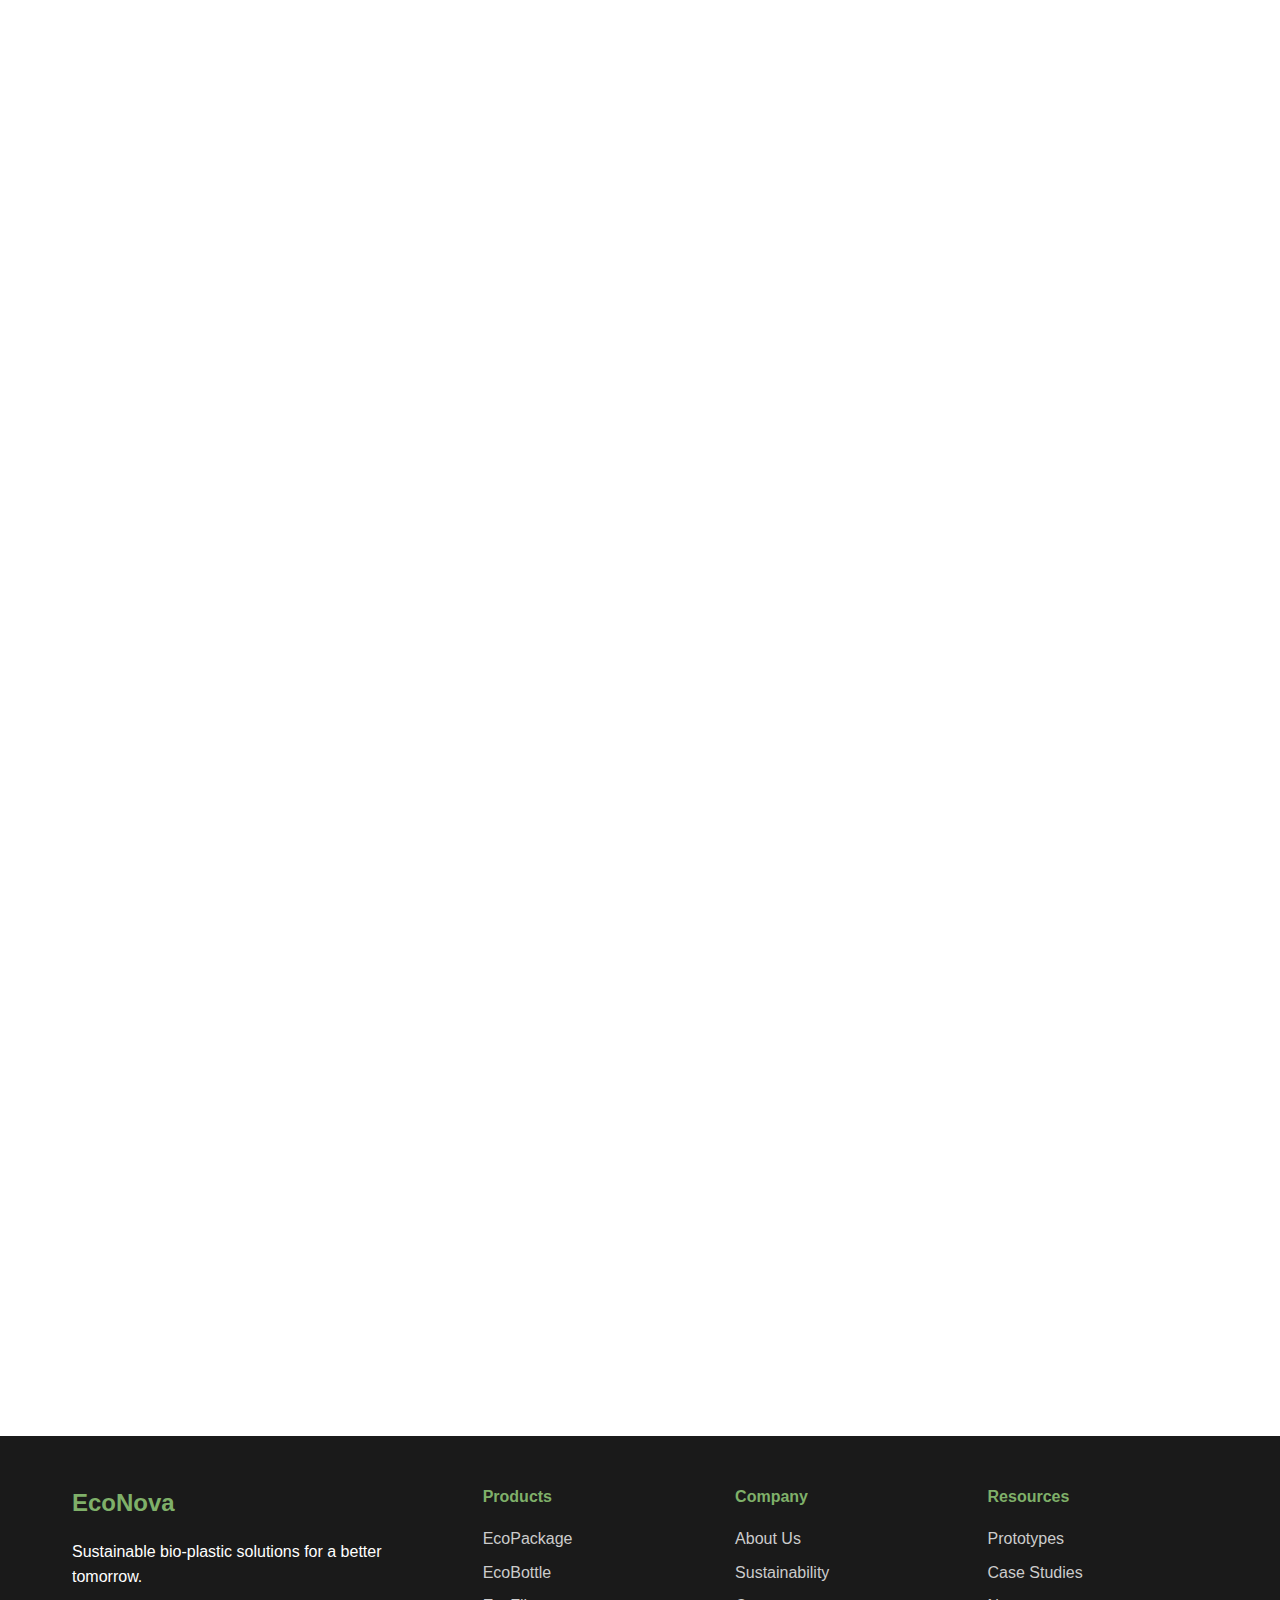
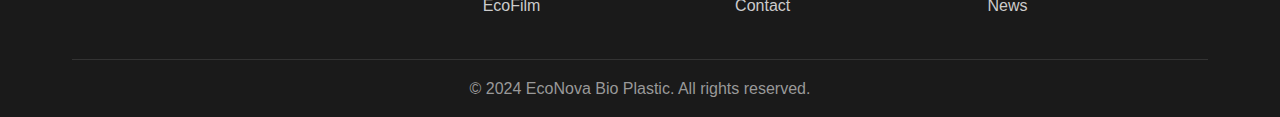
<file: sustainability.html>
<!DOCTYPE html>
<html lang="en">
<head>
    <meta charset="UTF-8">
    <meta name="viewport" content="width=device-width, initial-scale=1.0">
    <title>Sustainability - EcoNova Bio Plastic</title>
    <link rel="stylesheet" href="styles.css">
    <link rel="stylesheet" href="navigation.css">
    <link rel="stylesheet" href="hero.css">
    <link rel="stylesheet" href="sustainability.css">
    <link rel="stylesheet" href="footer.css">
    <link rel="stylesheet" href="responsive.css">
    <link href="https://fonts.googleapis.com/css2?family=Space+Mono:wght@400;700&display=swap" rel="stylesheet">
    <script type="importmap">
    {
        "imports": {
            "three": "https://unpkg.com/three@0.158.0/build/three.module.js",
            "three/addons/": "https://unpkg.com/three@0.158.0/examples/jsm/"
        }
    }
    </script>
</head>
<body>
    <nav class="navbar">
        <div class="nav-container">
            <div class="logo">
                <h2>EcoNova</h2>
            </div>
            <ul class="nav-menu">
                <li><a href="index.html" class="nav-link">Home</a></li>
                <li><a href="about.html" class="nav-link">About</a></li>
                <li><a href="products.html" class="nav-link">Products</a></li>
                <li><a href="prototypes.html" class="nav-link">Prototypes</a></li>
                <li><a href="sustainability.html" class="nav-link active">Sustainability</a></li>
                <li><a href="contact.html" class="nav-link">Contact</a></li>
            </ul>
            <div class="hamburger">
                <span></span>
                <span></span>
                <span></span>
            </div>
        </div>
    </nav>

    <section class="page-hero">
        <div class="container">
            <h1>Our Commitment to Sustainability</h1>
            <p>Building a circular economy through innovative bio-plastic solutions</p>
        </div>
    </section>

    <section class="sustainability">
        <div class="container">
            <div class="sustainability-content">
                <div class="sustainability-text">
                    <h2>Environmental Impact</h2>
                    <p>Every EcoNova product is designed with the planet in mind. Our bio-plastics are derived from renewable resources and engineered to return safely to the earth.</p>
                    <div class="sustainability-features">
                        <div class="feature">
                            <div class="feature-icon">🌱</div>
                            <h4>Plant-Based Materials</h4>
                            <p>Made from renewable agricultural waste and biopolymers</p>
                        </div>
                        <div class="feature">
                            <div class="feature-icon">♻️</div>
                            <h4>Circular Economy</h4>
                            <p>Designed for complete biodegradation and soil enrichment</p>
                        </div>
                        <div class="feature">
                            <div class="feature-icon">🌍</div>
                            <h4>Carbon Negative</h4>
                            <p>Production process captures more CO2 than it produces</p>
                        </div>
                    </div>
                </div>
                <div class="sustainability-visual">
                    <canvas id="sustainability-canvas"></canvas>
                </div>
            </div>
        </div>
    </section>

    <section class="impact-metrics">
        <div class="container">
            <h2>Our Environmental Impact</h2>
            <div class="metrics-grid">
                <div class="metric-card">
                    <div class="metric-icon">🌿</div>
                    <div class="metric-number">2.5M</div>
                    <div class="metric-label">Tons of CO2 Saved</div>
                    <p>Through our bio-plastic alternatives</p>
                </div>
                <div class="metric-card">
                    <div class="metric-icon">🗑️</div>
                    <div class="metric-number">15M</div>
                    <div class="metric-label">Plastic Items Replaced</div>
                    <p>With biodegradable alternatives</p>
                </div>
                <div class="metric-card">
                    <div class="metric-icon">🌊</div>
                    <div class="metric-number">500K</div>
                    <div class="metric-label">Liters of Oil Saved</div>
                    <p>By using plant-based materials</p>
                </div>
                <div class="metric-card">
                    <div class="metric-icon">⚡</div>
                    <div class="metric-number">40%</div>
                    <div class="metric-label">Less Energy Used</div>
                    <p>Compared to traditional plastics</p>
                </div>
            </div>
        </div>
    </section>

    <section class="lifecycle">
        <div class="container">
            <h2>Product Lifecycle</h2>
            <div class="lifecycle-diagram">
                <div class="lifecycle-step">
                    <div class="step-icon">🌾</div>
                    <h4>Raw Materials</h4>
                    <p>Sourced from agricultural waste and renewable biomass</p>
                </div>
                <div class="lifecycle-arrow">→</div>
                <div class="lifecycle-step">
                    <div class="step-icon">🏭</div>
                    <h4>Production</h4>
                    <p>Low-energy manufacturing process with minimal emissions</p>
                </div>
                <div class="lifecycle-arrow">→</div>
                <div class="lifecycle-step">
                    <div class="step-icon">📦</div>
                    <h4>Use Phase</h4>
                    <p>Performs like traditional plastic with same functionality</p>
                </div>
                <div class="lifecycle-arrow">→</div>
                <div class="lifecycle-step">
                    <div class="step-icon">🌱</div>
                    <h4>End of Life</h4>
                    <p>Biodegrades naturally, enriching soil with nutrients</p>
                </div>
            </div>
        </div>
    </section>

    <section class="certifications">
        <div class="container">
            <h2>Certifications & Standards</h2>
            <div class="cert-grid">
                <div class="cert-item">
                    <h4>ASTM D6400</h4>
                    <p>Standard for compostable plastics</p>
                </div>
                <div class="cert-item">
                    <h4>EN 13432</h4>
                    <p>European standard for biodegradable packaging</p>
                </div>
                <div class="cert-item">
                    <h4>OK Compost HOME</h4>
                    <p>Certified for home composting</p>
                </div>
                <div class="cert-item">
                    <h4>BPI Certified</h4>
                    <p>Biodegradable Products Institute approved</p>
                </div>
                <div class="cert-item">
                    <h4>FDA Approved</h4>
                    <p>Safe for food contact applications</p>
                </div>
                <div class="cert-item">
                    <h4>ISO 17088</h4>
                    <p>International biodegradability standard</p>
                </div>
            </div>
        </div>
    </section>

    <footer class="footer">
        <div class="container">
            <div class="footer-content">
                <div class="footer-brand">
                    <h3>EcoNova</h3>
                    <p>Sustainable bio-plastic solutions for a better tomorrow.</p>
                </div>
                <div class="footer-links">
                    <div class="link-group">
                        <h4>Products</h4>
                        <a href="products.html">EcoPackage</a>
                        <a href="products.html">EcoBottle</a>
                        <a href="products.html">EcoFilm</a>
                    </div>
                    <div class="link-group">
                        <h4>Company</h4>
                        <a href="about.html">About Us</a>
                        <a href="sustainability.html">Sustainability</a>
                        <a href="contact.html">Contact</a>
                    </div>
                    <div class="link-group">
                        <h4>Resources</h4>
                        <a href="prototypes.html">Prototypes</a>
                        <a href="#">Case Studies</a>
                        <a href="#">News</a>
                    </div>
                </div>
            </div>
            <div class="footer-bottom">
                <p>&copy; 2024 EcoNova Bio Plastic. All rights reserved.</p>
            </div>
        </div>
    </footer>

    <script src="script.js" type="module"></script>
</body>
</html>
</file>
<file: styles.css>
/* Base styles and CSS variables */
* {
    margin: 0;
    padding: 0;
    box-sizing: border-box;
}

:root {
    --primary-color: #2d5a2d;
    --secondary-color: #4a7c4a;
    --accent-color: #7fb069;
    --text-dark: #1a1a1a;
    --text-light: #666;
    --bg-light: #fafafa;
    --white: #ffffff;
    --shadow: 0 10px 30px rgba(0, 0, 0, 0.1);
    --gradient: linear-gradient(135deg, #2d5a2d 0%, #4a7c4a 100%);
}

body {
    font-family: 'Cal Sans', sans-serif;
    line-height: 1.6;
    color: var(--text-dark);
    overflow-x: hidden;
}

/* Common utility classes */
.container {
    max-width: 1200px;
    margin: 0 auto;
    padding: 0 2rem;
}

section {
    padding: 6rem 0;
}

.section-header {
    text-align: center;
    margin-bottom: 4rem;
}

.section-header h2 {
    font-size: clamp(2rem, 4vw, 3rem);
    margin-bottom: 1rem;
    color: var(--text-dark);
}

.section-header p {
    font-size: 1.2rem;
    color: var(--text-light);
}

/* Button styles */
.btn-primary, .btn-secondary {
    padding: 1rem 2rem;
    border-radius: 50px;
    font-weight: 600;
    text-decoration: none;
    cursor: pointer;
    border: none;
    transition: all 0.3s ease;
    font-size: 1rem;
}

.btn-primary {
    background: var(--gradient);
    color: white;
    box-shadow: var(--shadow);
}

.btn-primary:hover {
    transform: translateY(-2px);
    box-shadow: 0 15px 35px rgba(45, 90, 45, 0.3);
}

.btn-secondary {
    background: transparent;
    color: var(--primary-color);
    border: 2px solid var(--primary-color);
}

.btn-secondary:hover {
    background: var(--primary-color);
    color: white;
    transform: translateY(-2px);
}

/* Common grid layouts */
.grid-2 {
    display: grid;
    grid-template-columns: 1fr 1fr;
    gap: 4rem;
    align-items: center;
}

.grid-3 {
    display: grid;
    grid-template-columns: repeat(auto-fit, minmax(300px, 1fr));
    gap: 2rem;
}

/* Common animations */
@keyframes slideUp {
    to {
        opacity: 1;
        transform: translateY(0);
    }
}

@keyframes fadeIn {
    to {
        opacity: 1;
    }
}

@keyframes bounce {
    0%, 20%, 50%, 80%, 100% {
        transform: translateY(0) translateX(-50%);
    }
    40% {
        transform: translateY(-10px) translateX(-50%);
    }
    60% {
        transform: translateY(-5px) translateX(-50%);
    }
}

/* Add styles for 3D canvas fallback */
.canvas-fallback {
    background: linear-gradient(135deg, #2d5a2d 0%, #4a7c4a 100%);
    border-radius: 20px;
    opacity: 0.8;
}
</file>
<file: navigation.css>
/* Navigation */
.navbar {
    position: fixed;
    top: 0;
    width: 100%;
    background: rgba(255, 255, 255, 0.95);
    backdrop-filter: blur(10px);
    z-index: 1000;
    border-bottom: 1px solid rgba(0, 0, 0, 0.1);
    transition: all 0.3s ease;
}

.nav-container {
    max-width: 1200px;
    margin: 0 auto;
    padding: 1rem 2rem;
    display: flex;
    justify-content: space-between;
    align-items: center;
}

.logo h2 {
    color: var(--primary-color);
    font-size: 1.5rem;
    font-weight: 600;
}

.nav-menu {
    display: flex;
    list-style: none;
    gap: 2rem;
}

.nav-link {
    text-decoration: none;
    color: var(--text-dark);
    font-weight: 400;
    transition: color 0.3s ease;
    position: relative;
}

.nav-link:hover {
    color: var(--primary-color);
}

.nav-link::after {
    content: '';
    position: absolute;
    bottom: -5px;
    left: 0;
    width: 0;
    height: 2px;
    background: var(--primary-color);
    transition: width 0.3s ease;
}

.nav-link:hover::after {
    width: 100%;
}

.nav-link.active {
    color: var(--primary-color);
}

.nav-link.active::after {
    width: 100%;
}

.hamburger {
    display: none;
    flex-direction: column;
    cursor: pointer;
}

.hamburger span {
    width: 25px;
    height: 3px;
    background: var(--text-dark);
    margin: 3px 0;
    transition: 0.3s;
}
</file>
<file: hero.css>
/* Hero Section */
.hero {
    min-height: 100vh;
    display: flex;
    align-items: center;
    position: relative;
    background: linear-gradient(135deg, #f8f9fa 0%, #e9ecef 100%);
    overflow: hidden;
}

.hero-content {
    display: grid;
    grid-template-columns: 1fr 1fr;
    gap: 4rem;
    align-items: center;
    max-width: 1200px;
    margin: 0 auto;
    padding: 0 2rem;
}

.hero-title {
    font-size: clamp(2.5rem, 5vw, 4rem);
    font-weight: 700;
    line-height: 1.1;
    margin-bottom: 1.5rem;
}

.hero-title .line {
    display: block;
    opacity: 0;
    transform: translateY(30px);
    animation: slideUp 0.8s ease forwards;
}

.hero-title .line:nth-child(2) {
    animation-delay: 0.2s;
}

.hero-title .line:nth-child(3) {
    animation-delay: 0.4s;
}

.highlight {
    background: var(--gradient);
    -webkit-background-clip: text;
    -webkit-text-fill-color: transparent;
    background-clip: text;
}

.hero-subtitle {
    font-size: 1.2rem;
    color: var(--text-light);
    margin-bottom: 2rem;
    opacity: 0;
    animation: fadeIn 0.8s ease 0.6s forwards;
}

.hero-cta {
    display: flex;
    gap: 1rem;
    opacity: 0;
    animation: fadeIn 0.8s ease 0.8s forwards;
}

.hero-3d {
    width: 100%;
    height: 500px;
    position: relative;
}

#hero-canvas {
    width: 100%;
    height: 100%;
    border-radius: 20px;
}

.scroll-indicator {
    position: absolute;
    bottom: 2rem;
    left: 50%;
    transform: translateX(-50%);
    z-index: 2;
}

.scroll-arrow {
    width: 2px;
    height: 30px;
    background: var(--primary-color);
    position: relative;
    animation: bounce 2s infinite;
}

.scroll-arrow::after {
    content: '';
    position: absolute;
    bottom: 0;
    left: -3px;
    width: 8px;
    height: 8px;
    border-right: 2px solid var(--primary-color);
    border-bottom: 2px solid var(--primary-color);
    transform: rotate(45deg);
}

/* Page Hero Styles */
.page-hero {
    padding: 8rem 0 4rem;
    background: linear-gradient(135deg, #f8f9fa 0%, #e9ecef 100%);
    text-align: center;
}

.page-hero h1 {
    font-size: clamp(2.5rem, 5vw, 4rem);
    margin-bottom: 1rem;
    color: var(--text-dark);
}

.page-hero p {
    font-size: 1.2rem;
    color: var(--text-light);
}

/* Add floating animation */
@keyframes float {
    0%, 100% {
        transform: translateY(0) scale(0.9);
    }
    50% {
        transform: translateY(-20px) scale(0.9);
    }
}

.hero-visual {
    display: flex;
    justify-content: center;
    align-items: center;
}

.hero-image {
    max-width: 100%;
    height: auto;
    transform: scale(0.9);
    transition: transform 0.3s ease;
    animation: float 6s ease-in-out infinite;
}

.hero-image:hover {
    transform: scale(1);
}

.about-image,
.product-image,
.sustainability-image {
    max-width: 100%;
    height: auto;
    border-radius: 20px;
    transition: transform 0.3s ease;
}

.about-image:hover,
.product-image:hover,
.sustainability-image:hover {
    transform: translateY(-10px);
}

.product-visual {
    height: 200px;
    display: flex;
    justify-content: center;
    align-items: center;
    margin-bottom: 1.5rem;
}

.product-image {
    max-height: 100%;
    width: auto;
}
</file>
<file: about.css>
/* About Section */
.about {
    background: var(--bg-light);
}

.about-grid {
    display: grid;
    grid-template-columns: 1fr 1fr;
    gap: 4rem;
    align-items: center;
}

.about-text h3 {
    font-size: 2rem;
    margin-bottom: 1rem;
    color: var(--primary-color);
}

.about-text p {
    font-size: 1.1rem;
    color: var(--text-light);
    margin-bottom: 2rem;
}

.stats {
    display: grid;
    grid-template-columns: repeat(3, 1fr);
    gap: 2rem;
}

.stat {
    text-align: center;
    padding: 1.5rem;
    background: white;
    border-radius: 15px;
    box-shadow: var(--shadow);
}

.stat-number {
    display: block;
    font-size: 2.5rem;
    font-weight: 700;
    color: var(--primary-color);
    font-family: 'Space Mono', monospace;
}

.stat-label {
    font-size: 0.9rem;
    color: var(--text-light);
    text-transform: uppercase;
    letter-spacing: 1px;
}

.about-visual {
    height: 400px;
}

#about-canvas {
    width: 100%;
    height: 100%;
    border-radius: 20px;
}

/* Company Story Styles */
.company-story {
    padding: 6rem 0;
    background: white;
}

.story-content h2 {
    font-size: 2.5rem;
    margin-bottom: 2rem;
    text-align: center;
    color: var(--text-dark);
}

.story-content > p {
    font-size: 1.2rem;
    color: var(--text-light);
    text-align: center;
    max-width: 800px;
    margin: 0 auto 4rem;
}

.timeline {
    display: grid;
    gap: 2rem;
    max-width: 800px;
    margin: 0 auto;
}

.timeline-item {
    display: grid;
    grid-template-columns: 100px 1fr;
    gap: 2rem;
    align-items: center;
    padding: 2rem;
    background: var(--bg-light);
    border-radius: 15px;
    border-left: 4px solid var(--primary-color);
}

.timeline-year {
    font-size: 1.5rem;
    font-weight: 700;
    color: var(--primary-color);
    font-family: 'Space Mono', monospace;
}

.timeline-content h4 {
    font-size: 1.3rem;
    margin-bottom: 0.5rem;
    color: var(--text-dark);
}

.timeline-content p {
    color: var(--text-light);
}
</file>
<file: footer.css>
/* Footer */
.footer {
    background: var(--text-dark);
    color: white;
    padding: 3rem 0 1rem;
}

.footer-content {
    display: grid;
    grid-template-columns: 1fr 2fr;
    gap: 3rem;
    margin-bottom: 2rem;
}

.footer-brand h3 {
    font-size: 1.5rem;
    margin-bottom: 1rem;
    color: var(--accent-color);
}

.footer-links {
    display: grid;
    grid-template-columns: repeat(3, 1fr);
    gap: 2rem;
}

.link-group h4 {
    margin-bottom: 1rem;
    color: var(--accent-color);
}

.link-group a {
    display: block;
    color: #ccc;
    text-decoration: none;
    margin-bottom: 0.5rem;
    transition: color 0.3s ease;
}

.link-group a:hover {
    color: var(--accent-color);
}

.footer-bottom {
    border-top: 1px solid #333;
    padding-top: 1rem;
    text-align: center;
    color: #999;
}
</file>
<file: responsive.css>
/* Responsive Design */
@media (max-width: 768px) {
    .hamburger {
        display: flex;
    }
    
    .nav-menu {
        position: fixed;
        left: -100%;
        top: 70px;
        flex-direction: column;
        background-color: white;
        width: 100%;
        text-align: center;
        transition: 0.3s;
        box-shadow: var(--shadow);
        padding: 2rem 0;
    }
    
    .nav-menu.active {
        left: 0;
    }
    
    .hero-content,
    .about-grid,
    .sustainability-content,
    .contact-content,
    .grid-2 {
        grid-template-columns: 1fr;
        gap: 2rem;
    }
    
    .hero-3d {
        order: -1;
        height: 300px;
    }
    
    .stats {
        grid-template-columns: 1fr;
    }
    
    .products-grid,
    .grid-3 {
        grid-template-columns: 1fr;
    }
    
    .footer-content {
        grid-template-columns: 1fr;
    }
    
    .footer-links {
        grid-template-columns: 1fr;
        text-align: center;
    }
    
    .prototypes-grid {
        grid-template-columns: 1fr;
    }
    
    .metrics-grid {
        grid-template-columns: repeat(2, 1fr);
    }
    
    .lifecycle-diagram {
        flex-direction: column;
        align-items: center;
    }
    
    .lifecycle-arrow {
        transform: rotate(90deg);
    }
    
    .cert-grid {
        grid-template-columns: repeat(2, 1fr);
    }
    
    .timeline-item {
        grid-template-columns: 80px 1fr;
        gap: 1rem;
    }
}

@media (max-width: 480px) {
    .hero-cta {
        flex-direction: column;
    }
    
    .btn-primary,
    .btn-secondary {
        text-align: center;
    }
    
    .metrics-grid {
        grid-template-columns: 1fr;
    }
    
    .cert-grid {
        grid-template-columns: 1fr;
    }
    
    .facilities-grid {
        grid-template-columns: 1fr;
    }
}
</file>
<file: contact.css>
/* Contact Section */
.contact-content {
    display: grid;
    grid-template-columns: 1fr 1fr;
    gap: 4rem;
}

.contact-info h2 {
    font-size: 2.5rem;
    margin-bottom: 1.5rem;
    color: var(--text-dark);
}

.contact-info > p {
    font-size: 1.1rem;
    color: var(--text-light);
    margin-bottom: 3rem;
}

.contact-details {
    display: flex;
    flex-direction: column;
    gap: 1.5rem;
}

.contact-item {
    display: flex;
    flex-direction: column;
    gap: 0.5rem;
}

.contact-item strong {
    color: var(--primary-color);
    font-weight: 600;
}

.contact-form {
    background: white;
    padding: 2rem;
    border-radius: 20px;
    box-shadow: var(--shadow);
}

.contact-form h3 {
    margin-bottom: 2rem;
    color: var(--text-dark);
}

.form-group {
    margin-bottom: 1.5rem;
}

.form-group input,
.form-group select,
.form-group textarea {
    width: 100%;
    padding: 1rem;
    border: 2px solid #e9ecef;
    border-radius: 10px;
    font-size: 1rem;
    transition: border-color 0.3s ease;
    font-family: inherit;
}

.form-group input:focus,
.form-group select:focus,
.form-group textarea:focus {
    outline: none;
    border-color: var(--primary-color);
}

.form-group textarea {
    resize: vertical;
}

/* Contact Page Enhancements */
.contact-departments {
    margin-top: 3rem;
    padding-top: 2rem;
    border-top: 1px solid #eee;
}

.contact-departments h3 {
    font-size: 1.5rem;
    margin-bottom: 2rem;
    color: var(--primary-color);
}

.dept-list {
    display: grid;
    gap: 1.5rem;
}

.dept-item {
    padding: 1.5rem;
    background: var(--bg-light);
    border-radius: 10px;
}

.dept-item h4 {
    font-size: 1.1rem;
    margin-bottom: 0.5rem;
    color: var(--text-dark);
}

.dept-item p {
    color: var(--primary-color);
    font-weight: 600;
}

.checkbox-group {
    display: flex;
    align-items: flex-start;
    gap: 0.5rem;
}

.checkbox-group input[type="checkbox"] {
    width: auto;
    margin-top: 0.2rem;
}

.checkbox-group label {
    font-size: 0.9rem;
    color: var(--text-light);
    cursor: pointer;
}

.form-note {
    text-align: center;
    font-size: 0.9rem;
    color: var(--text-light);
    margin-top: 1rem;
}

.contact-map {
    padding: 6rem 0;
    background: var(--bg-light);
}

.contact-map h2 {
    text-align: center;
    font-size: 2.5rem;
    margin-bottom: 3rem;
    color: var(--text-dark);
}

.facilities-grid {
    display: grid;
    grid-template-columns: repeat(auto-fit, minmax(300px, 1fr));
    gap: 2rem;
}

.facility-card {
    background: white;
    padding: 2rem;
    border-radius: 20px;
    box-shadow: var(--shadow);
}

.facility-card h3 {
    font-size: 1.5rem;
    margin-bottom: 1rem;
    color: var(--primary-color);
}

.facility-card p {
    color: var(--text-light);
    margin-bottom: 2rem;
}

.facility-features {
    display: flex;
    flex-wrap: wrap;
    gap: 0.5rem;
}

.facility-features span {
    background: var(--accent-color);
    color: white;
    padding: 0.3rem 0.8rem;
    border-radius: 15px;
    font-size: 0.8rem;
    font-weight: 600;
}
</file>
<file: products.css>
/* Products Section */
.products-grid {
    display: grid;
    grid-template-columns: repeat(auto-fit, minmax(300px, 1fr));
    gap: 2rem;
}

.product-card {
    background: white;
    border-radius: 20px;
    padding: 2rem;
    box-shadow: var(--shadow);
    transition: transform 0.3s ease, box-shadow 0.3s ease;
}

.product-card:hover {
    transform: translateY(-10px);
    box-shadow: 0 20px 40px rgba(0, 0, 0, 0.15);
}

.product-3d {
    height: 200px;
    margin-bottom: 1.5rem;
    border-radius: 15px;
    overflow: hidden;
}

.product-canvas {
    width: 100%;
    height: 100%;
}

.product-card h3 {
    font-size: 1.5rem;
    margin-bottom: 1rem;
    color: var(--primary-color);
}

.product-card p {
    color: var(--text-light);
    margin-bottom: 1.5rem;
}

.product-card ul {
    list-style: none;
}

.product-card li {
    padding: 0.5rem 0;
    color: var(--text-light);
    position: relative;
    padding-left: 1.5rem;
}

.product-card li::before {
    content: '✓';
    position: absolute;
    left: 0;
    color: var(--accent-color);
    font-weight: bold;
}

/* Product Specifications */
.product-specs {
    margin-top: 2rem;
    padding-top: 2rem;
    border-top: 1px solid #eee;
}

.product-specs h4 {
    font-size: 1.1rem;
    margin-bottom: 1rem;
    color: var(--primary-color);
}

.spec-grid {
    display: grid;
    gap: 0.5rem;
}

.spec-item {
    display: grid;
    grid-template-columns: 1fr 1fr;
    padding: 0.5rem 0;
    border-bottom: 1px solid #f0f0f0;
}

.spec-label {
    color: var(--text-light);
    font-size: 0.9rem;
}

.spec-value {
    font-weight: 600;
    color: var(--text-dark);
    text-align: right;
}
</file>
<file: prototypes.css>
/* Prototypes Styles */
.prototypes-intro {
    text-align: center;
    margin-bottom: 4rem;
}

.prototypes-intro p {
    font-size: 1.2rem;
    color: var(--text-light);
    max-width: 800px;
    margin: 0 auto;
}

.prototypes-grid {
    display: grid;
    grid-template-columns: repeat(auto-fit, minmax(400px, 1fr));
    gap: 3rem;
    margin-bottom: 4rem;
}

.prototype-card {
    background: white;
    border-radius: 20px;
    overflow: hidden;
    box-shadow: var(--shadow);
    transition: transform 0.3s ease, box-shadow 0.3s ease;
}

.prototype-card:hover {
    transform: translateY(-10px);
    box-shadow: 0 20px 40px rgba(0, 0, 0, 0.15);
}

.prototype-image {
    height: 250px;
    background: var(--bg-light);
    display: flex;
    align-items: center;
    justify-content: center;
    position: relative;
    overflow: hidden;
}

.prototype-image img {
    width: 100%;
    height: 100%;
    object-fit: cover;
    transition: transform 0.3s ease;
}

.prototype-card:hover .prototype-image img {
    transform: scale(1.05);
}

.prototype-content {
    padding: 2rem;
}

.prototype-content h3 {
    font-size: 1.5rem;
    margin-bottom: 1rem;
    color: var(--primary-color);
}

.prototype-status {
    display: inline-block;
    padding: 0.3rem 1rem;
    background: var(--accent-color);
    color: white;
    border-radius: 20px;
    font-size: 0.8rem;
    font-weight: 600;
    text-transform: uppercase;
    letter-spacing: 0.5px;
    margin-bottom: 1rem;
}

.prototype-content p {
    color: var(--text-light);
    margin-bottom: 2rem;
    line-height: 1.6;
}

.prototype-specs .spec-grid {
    background: var(--bg-light);
    padding: 1rem;
    border-radius: 10px;
}

.prototype-cta {
    text-align: center;
    padding: 4rem 2rem;
    background: var(--bg-light);
    border-radius: 20px;
}

.prototype-cta h2 {
    font-size: 2rem;
    margin-bottom: 1rem;
    color: var(--text-dark);
}

.prototype-cta p {
    font-size: 1.1rem;
    color: var(--text-light);
    margin-bottom: 2rem;
}
</file>
<file: sustainability.css>
/* Sustainability Section */
.sustainability {
    background: var(--bg-light);
}

.sustainability-content {
    display: grid;
    grid-template-columns: 1fr 1fr;
    gap: 4rem;
    align-items: center;
}

.sustainability-text h2 {
    font-size: 2.5rem;
    margin-bottom: 1.5rem;
    color: var(--text-dark);
}

.sustainability-text > p {
    font-size: 1.1rem;
    color: var(--text-light);
    margin-bottom: 3rem;
}

.sustainability-features {
    display: flex;
    flex-direction: column;
    gap: 2rem;
}

.feature {
    display: flex;
    align-items: flex-start;
    gap: 1rem;
}

.feature-icon {
    font-size: 2rem;
    min-width: 3rem;
}

.feature h4 {
    font-size: 1.2rem;
    margin-bottom: 0.5rem;
    color: var(--primary-color);
}

.feature p {
    color: var(--text-light);
}

.sustainability-visual {
    height: 500px;
}

#sustainability-canvas {
    width: 100%;
    height: 100%;
    border-radius: 20px;
}

/* Impact Metrics */
.impact-metrics {
    padding: 6rem 0;
    background: white;
}

.impact-metrics h2 {
    text-align: center;
    font-size: 2.5rem;
    margin-bottom: 3rem;
    color: var(--text-dark);
}

.metrics-grid {
    display: grid;
    grid-template-columns: repeat(auto-fit, minmax(250px, 1fr));
    gap: 2rem;
}

.metric-card {
    text-align: center;
    padding: 2rem;
    background: var(--bg-light);
    border-radius: 20px;
    transition: transform 0.3s ease;
}

.metric-card:hover {
    transform: translateY(-5px);
}

.metric-icon {
    font-size: 3rem;
    margin-bottom: 1rem;
}

.metric-number {
    font-size: 3rem;
    font-weight: 700;
    color: var(--primary-color);
    font-family: 'Space Mono', monospace;
    display: block;
    margin-bottom: 0.5rem;
}

.metric-label {
    font-size: 1.2rem;
    font-weight: 600;
    color: var(--text-dark);
    margin-bottom: 1rem;
}

.metric-card p {
    color: var(--text-light);
    font-size: 0.9rem;
}

/* Lifecycle Styles */
.lifecycle {
    padding: 6rem 0;
    background: var(--bg-light);
}

.lifecycle h2 {
    text-align: center;
    font-size: 2.5rem;
    margin-bottom: 3rem;
    color: var(--text-dark);
}

.lifecycle-diagram {
    display: flex;
    align-items: center;
    justify-content: center;
    gap: 2rem;
    flex-wrap: wrap;
}

.lifecycle-step {
    text-align: center;
    padding: 2rem;
    background: white;
    border-radius: 20px;
    box-shadow: var(--shadow);
    max-width: 200px;
    flex: 1;
    min-width: 180px;
}

.step-icon {
    font-size: 3rem;
    margin-bottom: 1rem;
}

.lifecycle-step h4 {
    font-size: 1.2rem;
    margin-bottom: 1rem;
    color: var(--primary-color);
}

.lifecycle-step p {
    color: var(--text-light);
    font-size: 0.9rem;
}

.lifecycle-arrow {
    font-size: 2rem;
    color: var(--accent-color);
    font-weight: bold;
}

/* Certifications */
.certifications {
    padding: 6rem 0;
    background: white;
}

.certifications h2 {
    text-align: center;
    font-size: 2.5rem;
    margin-bottom: 3rem;
    color: var(--text-dark);
}

.cert-grid {
    display: grid;
    grid-template-columns: repeat(auto-fit, minmax(200px, 1fr));
    gap: 2rem;
}

.cert-item {
    text-align: center;
    padding: 2rem;
    background: var(--bg-light);
    border-radius: 15px;
    border: 2px solid transparent;
    transition: border-color 0.3s ease, transform 0.3s ease;
}

.cert-item:hover {
    border-color: var(--primary-color);
    transform: translateY(-5px);
}

.cert-item h4 {
    font-size: 1.2rem;
    margin-bottom: 1rem;
    color: var(--primary-color);
    font-family: 'Space Mono', monospace;
}

.cert-item p {
    color: var(--text-light);
    font-size: 0.9rem;
}
</file>
